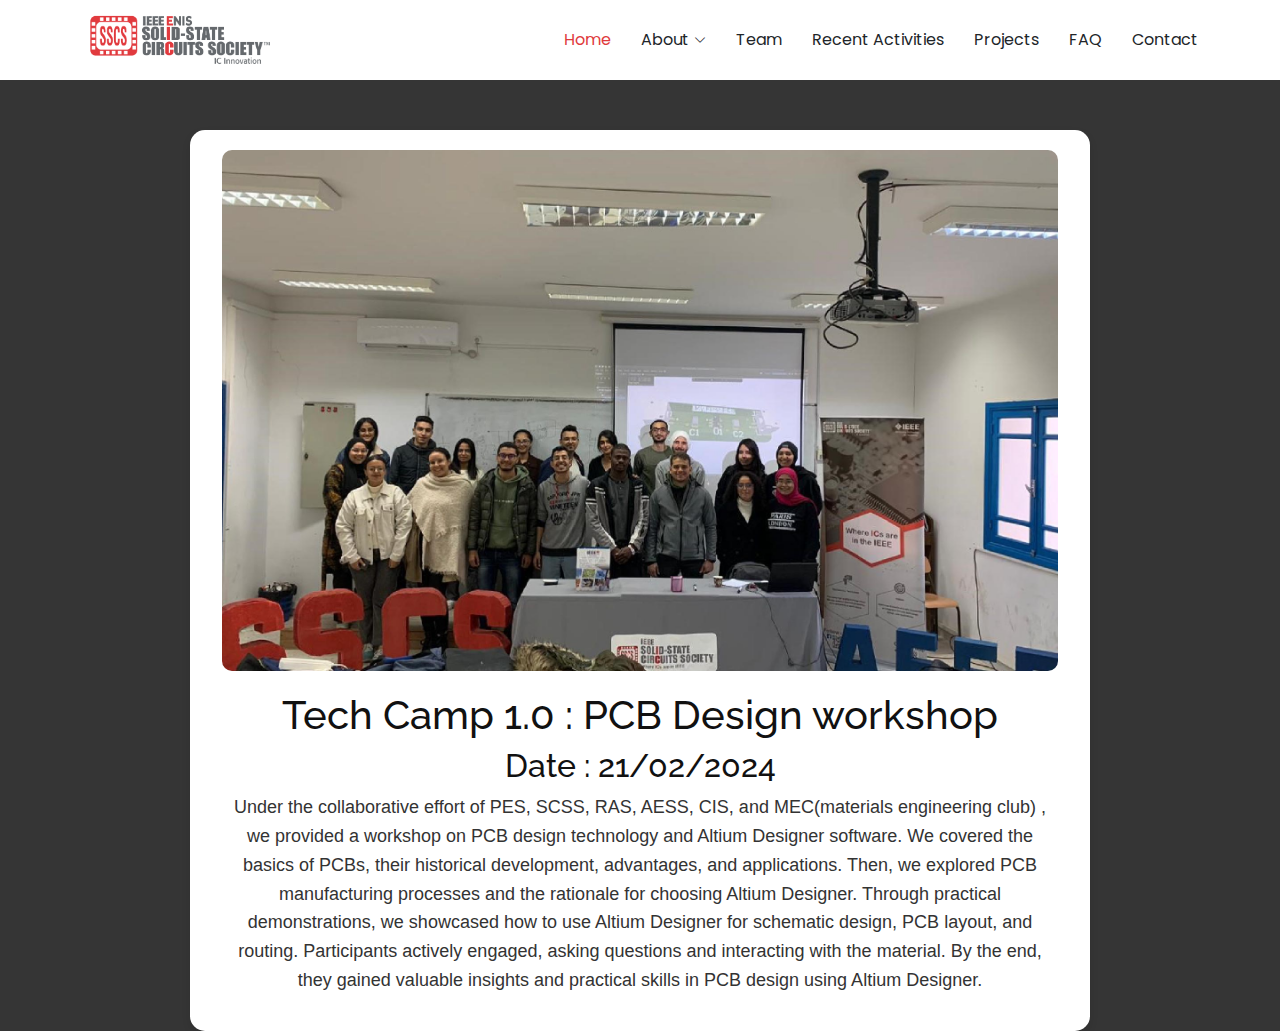
<file: act1-details.html>
<!DOCTYPE html>
<html lang="en">

<head>
  <meta charset="utf-8">
  <meta content="width=device-width, initial-scale=1.0" name="viewport">
  <title>Tech Camp 1.0 : PCB Design workshop</title>
  <meta name="description" content="">
  <meta name="keywords" content="">

  <!-- Favicons -->
  <link href="assets\img\iconsscs.gif" rel="icon" sizes="100%">  


  <!-- Fonts -->
  <link href="https://fonts.googleapis.com" rel="preconnect">
  <link href="https://fonts.gstatic.com" rel="preconnect" crossorigin>
  <link href="https://fonts.googleapis.com/css2?family=Roboto:ital,wght@0,100;0,300;0,400;0,500;0,700;0,900;1,100;1,300;1,400;1,500;1,700;1,900&family=Poppins:ital,wght@0,100;0,200;0,300;0,400;0,500;0,600;0,700;0,800;0,900;1,100;1,200;1,300;1,400;1,500;1,600;1,700;1,800;1,900&family=Raleway:ital,wght@0,100;0,200;0,300;0,400;0,500;0,600;0,700;0,800;0,900;1,100;1,200;1,300;1,400;1,500;1,600;1,700;1,800;1,900&display=swap" rel="stylesheet">

  <!-- Vendor CSS Files -->
  <link href="assets/vendor/bootstrap/css/bootstrap.min.css" rel="stylesheet">
  <link href="assets/vendor/bootstrap-icons/bootstrap-icons.css" rel="stylesheet">
  <link href="assets/vendor/aos/aos.css" rel="stylesheet">
  <link href="assets/vendor/glightbox/css/glightbox.min.css" rel="stylesheet">
  <link href="assets/vendor/swiper/swiper-bundle.min.css" rel="stylesheet">

  <!-- Main CSS File -->
  <link href="assets/css/main.css" rel="stylesheet">

  <!-- =======================================================
  * Template Name: Presento
  * Template URL: https://bootstrapmade.com/presento-bootstrap-corporate-template/
  * Updated: Aug 07 2024 with Bootstrap v5.3.3
  * Author: BootstrapMade.com
  * License: https://bootstrapmade.com/license/
  ======================================================== -->
</head>

<body class="act1-details-page">
  <header id="header" class="header d-flex align-items-center sticky-top bg-white">
    <div
      class="container-fluid container-xl position-relative d-flex align-items-center"
    >
      <a href="index.html" class="logo d-flex align-items-center me-auto">
        <img
          class="img-fluid"
          src="assets\img\img\logo\sscs.png"
          alt="logo"
        />
      </a>

      <nav id="navmenu" class="navmenu">
        <ul>
          <li>
            <a href="#hero" class="active">Home<br /></a>
          </li>
          <li class="dropdown">
            <a href="#history"
              ><span>About </span>
              <i class="bi bi-chevron-down toggle-dropdown"></i
            ></a>
            <ul>
              <li><a href="#gallery">Gallery</a></li>

              <li><a href="#history">History</a></li>
              <li><a href="#ourmaingoal">Our Main Goal</a></li>
              <li><a href="#stats">SSCS in number</a></li>
            </ul>
          </li>
          <li><a href="#team">Team</a></li>
          <li><a href="#ourmainactivities">Recent Activities</a></li>
          <li><a href="#projects">Projects</a></li>

          <li><a href="#faq">FAQ</a></li>
          <li><a href="#footer">Contact </a></li>
        </ul>
        <i class="mobile-nav-toggle d-xl-none bi bi-list"></i>
      </nav>
    </div>
  </header>

  <main class="main">

  
        <div class="container">
            <div class="content">
                <img src="assets\img\img\activities\sscs-18.jpg" alt="act1" class="image">
                <h1>Tech Camp 1.0 : PCB Design workshop</h1>
                <h2>Date  : 21/02/2024</h2>

                <p class="paragraph">
                Under the collaborative effort of PES, SCSS, RAS, AESS, CIS, and MEC(materials engineering club) , we provided a workshop on PCB design technology and Altium Designer software. We covered the basics of PCBs, their historical development, advantages, and applications. Then, we explored PCB manufacturing processes and the rationale for choosing Altium Designer. Through practical demonstrations, we showcased how to use Altium Designer for schematic design, PCB layout, and routing. Participants actively engaged, asking questions and interacting with the material. By the end, they gained valuable insights and practical skills in PCB design using Altium Designer.
                  
                </p>
            </div>
        </div>
    </body>
    </html>
    

    </section>
</body>

</html>
</file>
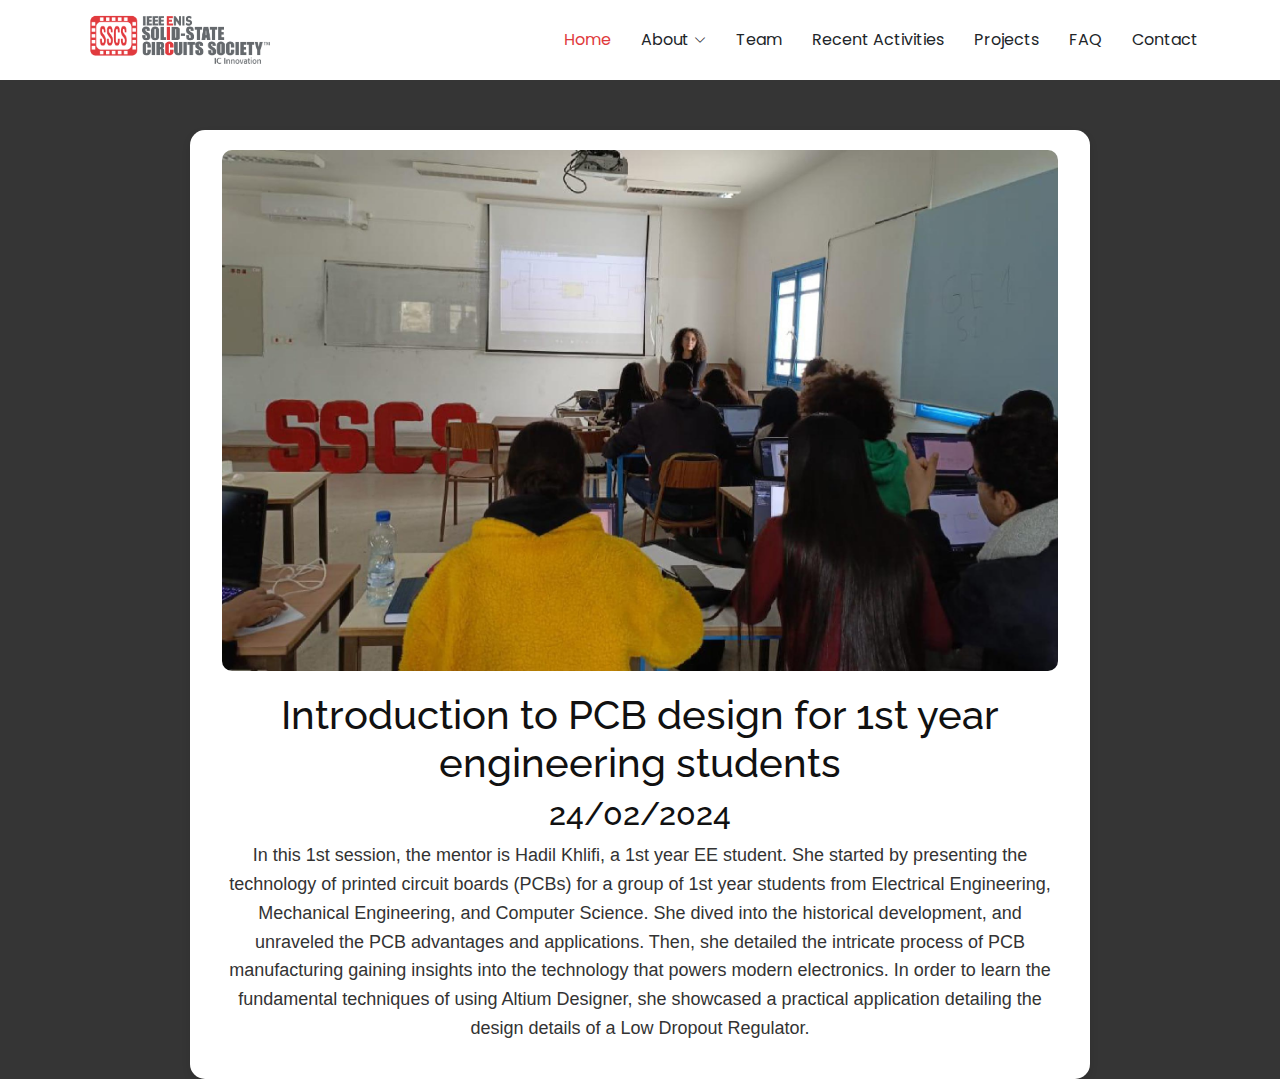
<file: act2-details.html>
<!DOCTYPE html>
<html lang="en">

<head>
  <meta charset="utf-8">
  <meta content="width=device-width, initial-scale=1.0" name="viewport">
  <title>Introduction to PCB design for 1st year engineering students</title>
  <meta name="description" content="">
  <meta name="keywords" content="">

  <!-- Favicons -->
  <link href="assets\img\iconsscs.gif" rel="icon" sizes="100%">  


  <!-- Fonts -->
  <link href="https://fonts.googleapis.com" rel="preconnect">
  <link href="https://fonts.gstatic.com" rel="preconnect" crossorigin>
  <link href="https://fonts.googleapis.com/css2?family=Roboto:ital,wght@0,100;0,300;0,400;0,500;0,700;0,900;1,100;1,300;1,400;1,500;1,700;1,900&family=Poppins:ital,wght@0,100;0,200;0,300;0,400;0,500;0,600;0,700;0,800;0,900;1,100;1,200;1,300;1,400;1,500;1,600;1,700;1,800;1,900&family=Raleway:ital,wght@0,100;0,200;0,300;0,400;0,500;0,600;0,700;0,800;0,900;1,100;1,200;1,300;1,400;1,500;1,600;1,700;1,800;1,900&display=swap" rel="stylesheet">

  <!-- Vendor CSS Files -->
  <link href="assets/vendor/bootstrap/css/bootstrap.min.css" rel="stylesheet">
  <link href="assets/vendor/bootstrap-icons/bootstrap-icons.css" rel="stylesheet">
  <link href="assets/vendor/aos/aos.css" rel="stylesheet">
  <link href="assets/vendor/glightbox/css/glightbox.min.css" rel="stylesheet">
  <link href="assets/vendor/swiper/swiper-bundle.min.css" rel="stylesheet">

  <!-- Main CSS File -->
  <link href="assets/css/main.css" rel="stylesheet">

  <!-- =======================================================
  * Template Name: Presento
  * Template URL: https://bootstrapmade.com/presento-bootstrap-corporate-template/
  * Updated: Aug 07 2024 with Bootstrap v5.3.3
  * Author: BootstrapMade.com
  * License: https://bootstrapmade.com/license/
  ======================================================== -->
</head>

<body class="act1-details-page">
  <header id="header" class="header d-flex align-items-center bg-white sticky-top">
    <div
      class="container-fluid container-xl position-relative d-flex align-items-center"
    >
      <a href="index.html" class="logo d-flex align-items-center me-auto">
        <img
          class="img-fluid"
          src="assets\img\img\logo\sscs.png"
          alt="logo"
        />
      </a>

      <nav id="navmenu" class="navmenu">
        <ul>
          <li>
            <a href="#hero" class="active">Home<br /></a>
          </li>
          <li class="dropdown">
            <a href="#history"
              ><span>About </span>
              <i class="bi bi-chevron-down toggle-dropdown"></i
            ></a>
            <ul>
              <li><a href="#gallery">Gallery</a></li>

              <li><a href="#history">History</a></li>
              <li><a href="#ourmaingoal">Our Main Goal</a></li>
              <li><a href="#stats">SSCS in number</a></li>
            </ul>
          </li>
          <li><a href="#team">Team</a></li>
          <li><a href="#ourmainactivities">Recent Activities</a></li>
          <li><a href="#projects">Projects</a></li>

          <li><a href="#faq">FAQ</a></li>
          <li><a href="#footer">Contact </a></li>
        </ul>
        <i class="mobile-nav-toggle d-xl-none bi bi-list"></i>
      </nav>
    </div>
  </header>
  

  <main class="main">

  
        <div class="container">
            <div class="content">
                <img src="assets\img\img\activities\sscs-14.jpg" alt="act1" class="image">
                <h1>Introduction to PCB design for 1st year engineering students</h1>
                <h2>24/02/2024 </h2>

                <p class="paragraph">
                  In this 1st session, the mentor is Hadil Khlifi, a 1st year EE student. She started by presenting the technology of printed circuit boards (PCBs) for a group of 1st year students from Electrical Engineering, Mechanical Engineering, and Computer Science. She dived into the historical development, and unraveled the PCB advantages and applications. Then, she detailed the intricate process of PCB manufacturing gaining insights into the technology that powers modern electronics.
                  In order to learn the fundamental techniques of using Altium Designer, she showcased a practical application detailing the design details of a Low Dropout Regulator.
                                    
                </p>
            </div>
        </div>
    </body>
    </html>
    

    </section>
</body>

</html>
</file>
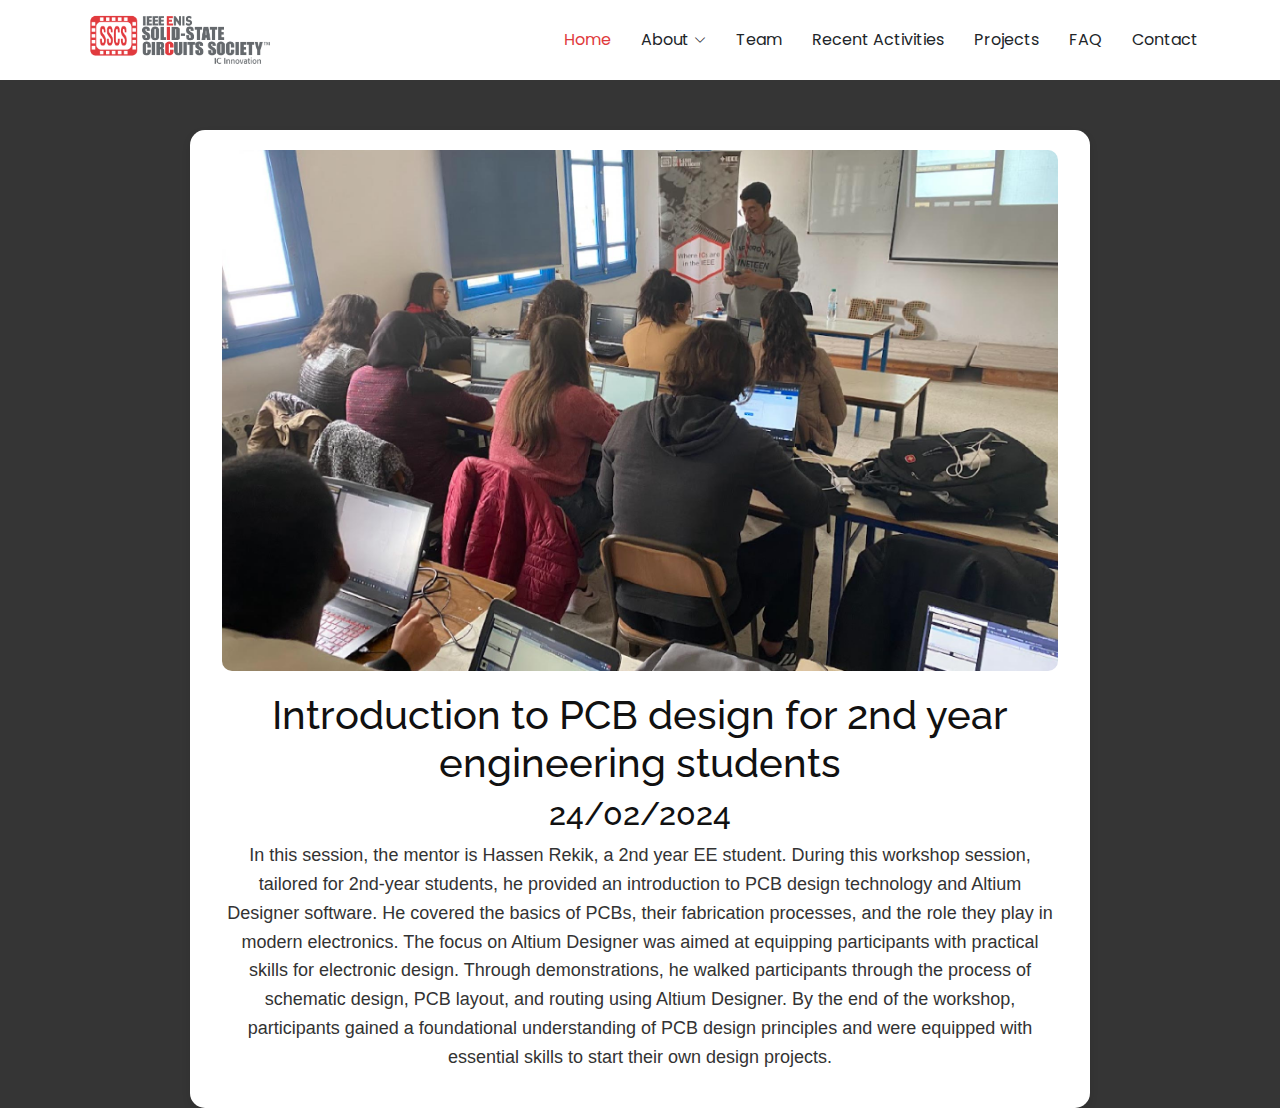
<file: act3-details.html>
<!DOCTYPE html>
<html lang="en">

<head>
  <meta charset="utf-8">
  <meta content="width=device-width, initial-scale=1.0" name="viewport">
  <title>Introduction to PCB design for 2nd year engineering students</title>
  <meta name="description" content="">
  <meta name="keywords" content="">

  <!-- Favicons -->
  <link href="assets\img\iconsscs.gif" rel="icon" sizes="100%">  


  <!-- Fonts -->
  <link href="https://fonts.googleapis.com" rel="preconnect">
  <link href="https://fonts.gstatic.com" rel="preconnect" crossorigin>
  <link href="https://fonts.googleapis.com/css2?family=Roboto:ital,wght@0,100;0,300;0,400;0,500;0,700;0,900;1,100;1,300;1,400;1,500;1,700;1,900&family=Poppins:ital,wght@0,100;0,200;0,300;0,400;0,500;0,600;0,700;0,800;0,900;1,100;1,200;1,300;1,400;1,500;1,600;1,700;1,800;1,900&family=Raleway:ital,wght@0,100;0,200;0,300;0,400;0,500;0,600;0,700;0,800;0,900;1,100;1,200;1,300;1,400;1,500;1,600;1,700;1,800;1,900&display=swap" rel="stylesheet">

  <!-- Vendor CSS Files -->
  <link href="assets/vendor/bootstrap/css/bootstrap.min.css" rel="stylesheet">
  <link href="assets/vendor/bootstrap-icons/bootstrap-icons.css" rel="stylesheet">
  <link href="assets/vendor/aos/aos.css" rel="stylesheet">
  <link href="assets/vendor/glightbox/css/glightbox.min.css" rel="stylesheet">
  <link href="assets/vendor/swiper/swiper-bundle.min.css" rel="stylesheet">

  <!-- Main CSS File -->
  <link href="assets/css/main.css" rel="stylesheet">

  <!-- =======================================================
  * Template Name: Presento
  * Template URL: https://bootstrapmade.com/presento-bootstrap-corporate-template/
  * Updated: Aug 07 2024 with Bootstrap v5.3.3
  * Author: BootstrapMade.com
  * License: https://bootstrapmade.com/license/
  ======================================================== -->
</head>

<body class="act1-details-page">
  <header id="header" class="header d-flex align-items-center bg-white sticky-top">
    <div
      class="container-fluid container-xl position-relative d-flex align-items-center"
    >
      <a href="index.html" class="logo d-flex align-items-center me-auto">
        <img
          class="img-fluid"
          src="assets\img\img\logo\sscs.png"
          alt="logo"
        />
      </a>

      <nav id="navmenu" class="navmenu">
        <ul>
          <li>
            <a href="#hero" class="active">Home<br /></a>
          </li>
          <li class="dropdown">
            <a href="#history"
              ><span>About </span>
              <i class="bi bi-chevron-down toggle-dropdown"></i
            ></a>
            <ul>
              <li><a href="#gallery">Gallery</a></li>

              <li><a href="#history">History</a></li>
              <li><a href="#ourmaingoal">Our Main Goal</a></li>
              <li><a href="#stats">SSCS in number</a></li>
            </ul>
          </li>
          <li><a href="#team">Team</a></li>
          <li><a href="#ourmainactivities">Recent Activities</a></li>
          <li><a href="#projects">Projects</a></li>

          <li><a href="#faq">FAQ</a></li>
          <li><a href="#footer">Contact </a></li>
        </ul>
        <i class="mobile-nav-toggle d-xl-none bi bi-list"></i>
      </nav>
    </div>
  </header>
  

  <main class="main">

  
        <div class="container">
            <div class="content">
                <img src="assets\img\img\activities\sscs-11.jpg" alt="act1" class="image">
                <h1>Introduction to PCB design for 2nd year engineering students</h1>
                <h2>24/02/2024 
                </h2>
                <p class="paragraph">
                  
                  In this session, the mentor is Hassen Rekik, a 2nd year EE student. During this workshop session, tailored for 2nd-year students, he provided an introduction to PCB design technology and Altium Designer software. He covered the basics of PCBs, their fabrication processes, and the role they play in modern electronics. The focus on Altium Designer was aimed at equipping participants with practical skills for electronic design. Through demonstrations, he walked participants through the process of schematic design, PCB layout, and routing using Altium Designer. By the end of the workshop, participants gained a foundational understanding of PCB design principles and were equipped with essential skills to start their own design projects.                  
                </p>
            </div>
        </div>
    </body>
    </html>
    

    </section>
</body>

</html>
</file>
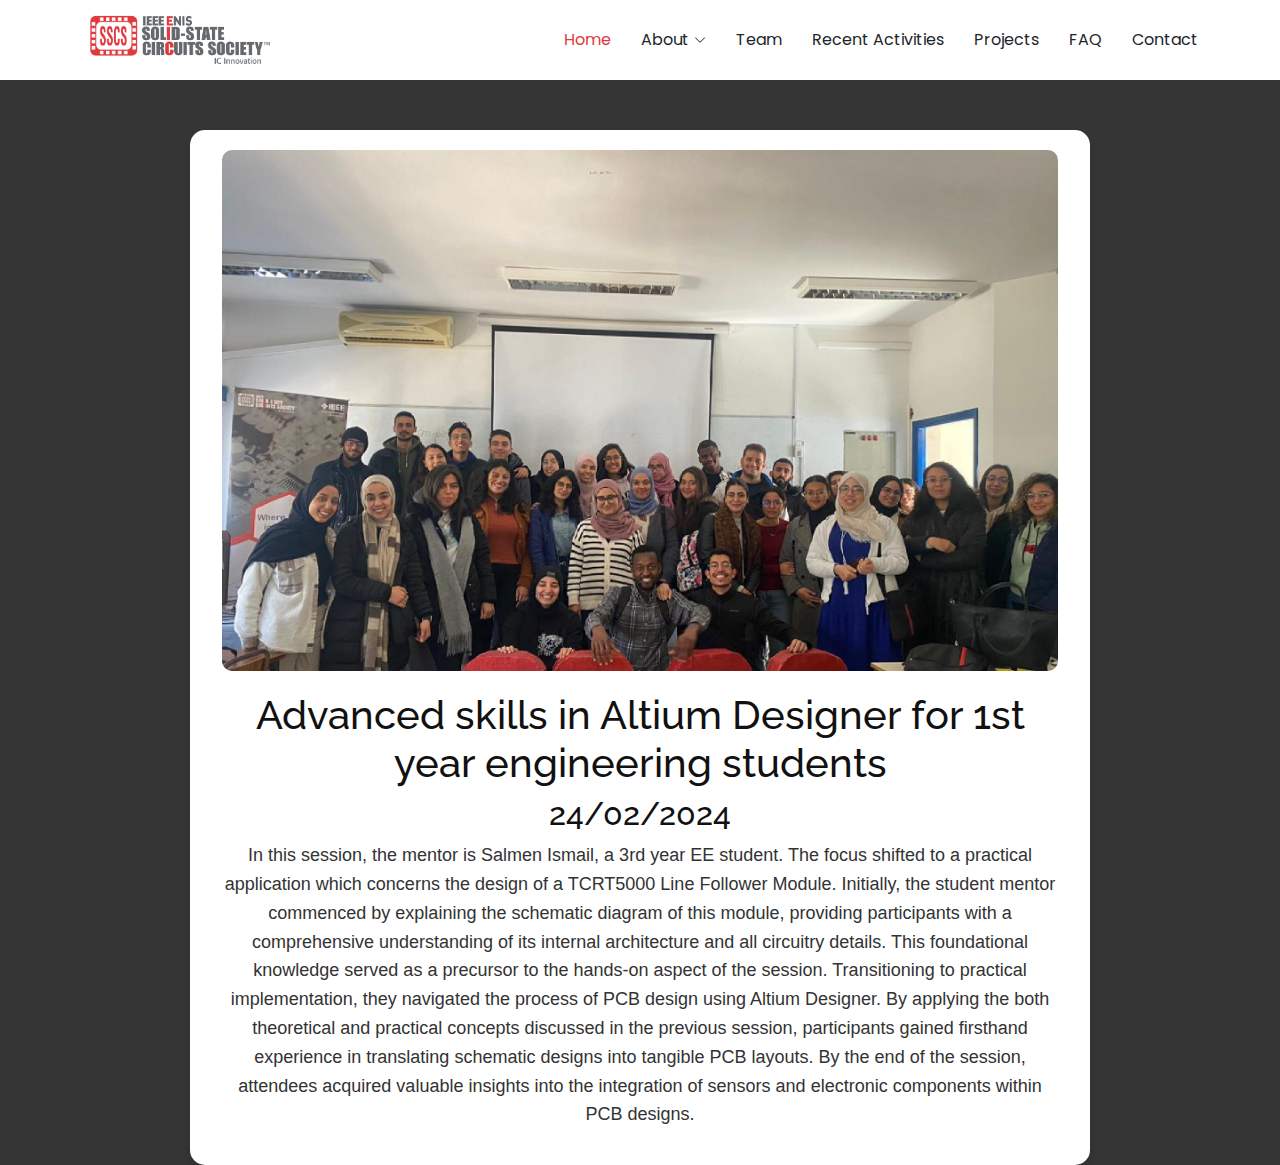
<file: act4-details.html>
<!DOCTYPE html>
<html lang="en">

<head>
  <meta charset="utf-8">
  <meta content="width=device-width, initial-scale=1.0" name="viewport">
  <title>Advanced skills in Altium Designer for 1st year engineering students </title>
  <meta name="description" content="">
  <meta name="keywords" content="">

  <!-- Favicons -->
  <link href="assets\img\iconsscs.gif" rel="icon" sizes="100%">  


  <!-- Fonts -->
  <link href="https://fonts.googleapis.com" rel="preconnect">
  <link href="https://fonts.gstatic.com" rel="preconnect" crossorigin>
  <link href="https://fonts.googleapis.com/css2?family=Roboto:ital,wght@0,100;0,300;0,400;0,500;0,700;0,900;1,100;1,300;1,400;1,500;1,700;1,900&family=Poppins:ital,wght@0,100;0,200;0,300;0,400;0,500;0,600;0,700;0,800;0,900;1,100;1,200;1,300;1,400;1,500;1,600;1,700;1,800;1,900&family=Raleway:ital,wght@0,100;0,200;0,300;0,400;0,500;0,600;0,700;0,800;0,900;1,100;1,200;1,300;1,400;1,500;1,600;1,700;1,800;1,900&display=swap" rel="stylesheet">

  <!-- Vendor CSS Files -->
  <link href="assets/vendor/bootstrap/css/bootstrap.min.css" rel="stylesheet">
  <link href="assets/vendor/bootstrap-icons/bootstrap-icons.css" rel="stylesheet">
  <link href="assets/vendor/aos/aos.css" rel="stylesheet">
  <link href="assets/vendor/glightbox/css/glightbox.min.css" rel="stylesheet">
  <link href="assets/vendor/swiper/swiper-bundle.min.css" rel="stylesheet">

  <!-- Main CSS File -->
  <link href="assets/css/main.css" rel="stylesheet">

  <!-- =======================================================
  * Template Name: Presento
  * Template URL: https://bootstrapmade.com/presento-bootstrap-corporate-template/
  * Updated: Aug 07 2024 with Bootstrap v5.3.3
  * Author: BootstrapMade.com
  * License: https://bootstrapmade.com/license/
  ======================================================== -->
</head>

<body class="act1-details-page">

  <header id="header" class="header d-flex align-items-center bg-white sticky-top">
    <div
      class="container-fluid container-xl position-relative d-flex align-items-center"
    >
      <a href="index.html" class="logo d-flex align-items-center me-auto">
        <img
          class="img-fluid"
          src="assets\img\img\logo\sscs.png"
          alt="logo"
        />
      </a>

      <nav id="navmenu" class="navmenu">
        <ul>
          <li>
            <a href="#hero" class="active">Home<br /></a>
          </li>
          <li class="dropdown">
            <a href="#history"
              ><span>About </span>
              <i class="bi bi-chevron-down toggle-dropdown"></i
            ></a>
            <ul>
              <li><a href="#gallery">Gallery</a></li>

              <li><a href="#history">History</a></li>
              <li><a href="#ourmaingoal">Our Main Goal</a></li>
              <li><a href="#stats">SSCS in number</a></li>
            </ul>
          </li>
          <li><a href="#team">Team</a></li>
          <li><a href="#ourmainactivities">Recent Activities</a></li>
          <li><a href="#projects">Projects</a></li>

          <li><a href="#faq">FAQ</a></li>
          <li><a href="#footer">Contact </a></li>
        </ul>
        <i class="mobile-nav-toggle d-xl-none bi bi-list"></i>
      </nav>
    </div>
  </header>
  

  <main class="main">

  
        <div class="container">
            <div class="content">
                <img src="assets\img\img\activities\sscs-09.jpg" alt="act1" class="image">
                <h1>Advanced skills in Altium Designer for 1st year engineering students </h1>
                <h2>24/02/2024</h2>
                <p class="paragraph">
                  In this session, the mentor is Salmen Ismail, a 3rd year EE student. The focus shifted to a practical application which concerns the design of a TCRT5000 Line Follower Module. Initially, the student mentor commenced by explaining the schematic diagram of this module, providing participants with a comprehensive understanding of its internal architecture and all circuitry details. This foundational knowledge served as a precursor to the hands-on aspect of the session. Transitioning to practical implementation, they navigated the process of PCB design using Altium Designer. By applying the both theoretical and practical concepts discussed in the previous session, participants gained firsthand experience in translating schematic designs into tangible PCB layouts. By the end of the session, attendees acquired valuable insights into the integration of sensors and electronic components within PCB designs. 

                  
                </p>
            </div>
        </div>
    </body>
    </html>
    

    </section>
</body>

</html>
</file>
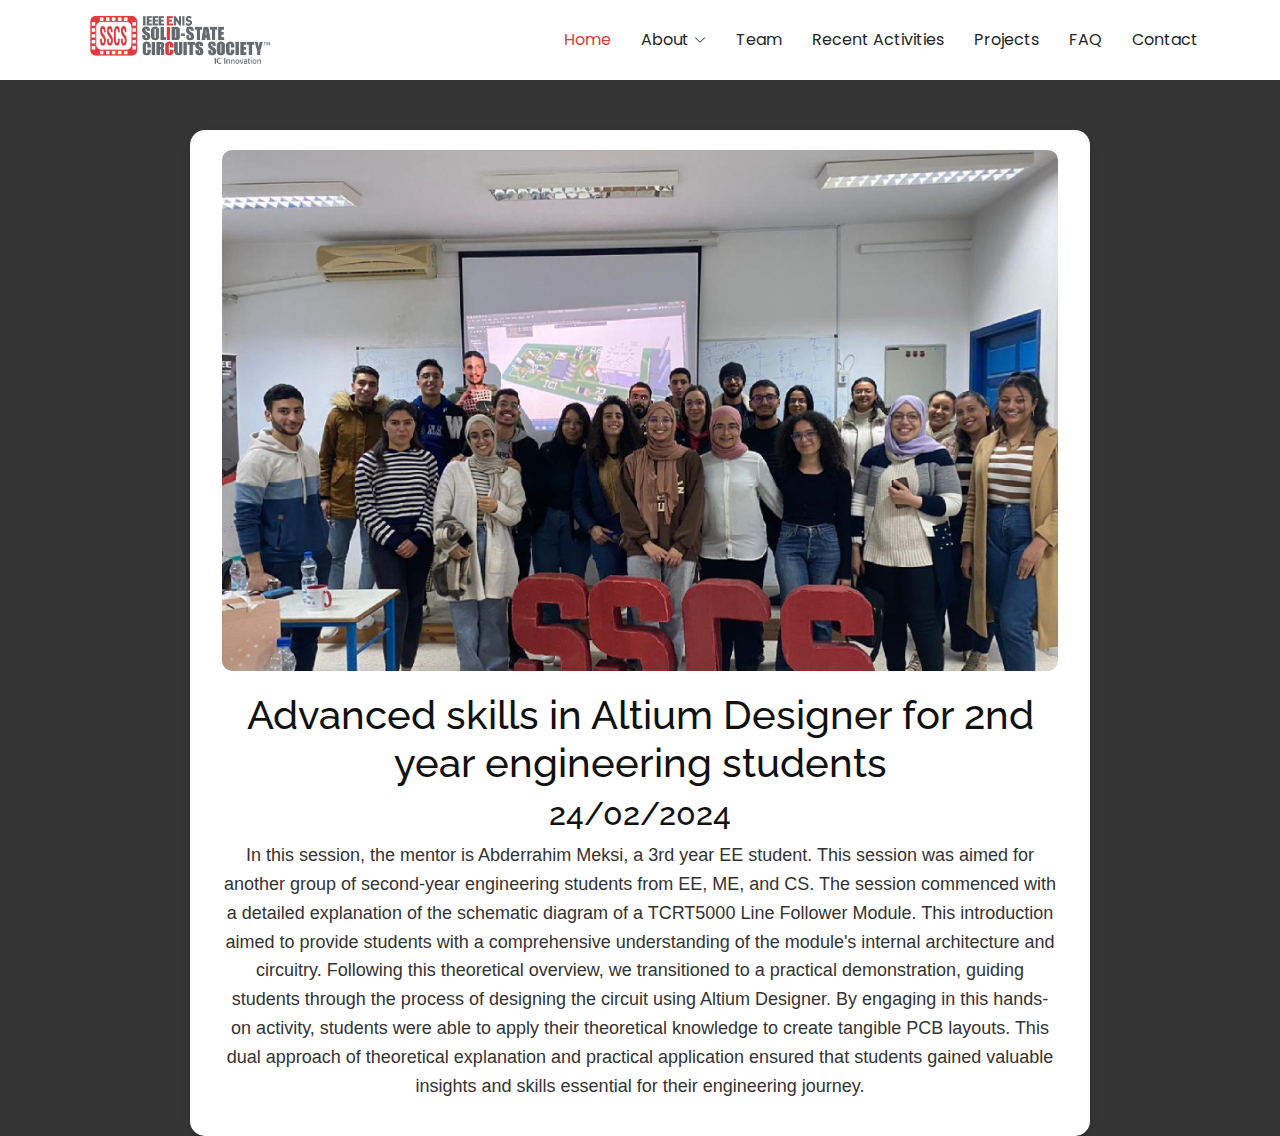
<file: act5-details.html>
<!DOCTYPE html>
<html lang="en">

<head>
  <meta charset="utf-8">
  <meta content="width=device-width, initial-scale=1.0" name="viewport">
  <title>Advanced skills in Altium Designer for 2nd year engineering students</title>
  <meta name="description" content="">
  <meta name="keywords" content="">

  <!-- Favicons -->
  <link href="assets\img\iconsscs.gif" rel="icon" sizes="100%">  


  <!-- Fonts -->
  <link href="https://fonts.googleapis.com" rel="preconnect">
  <link href="https://fonts.gstatic.com" rel="preconnect" crossorigin>
  <link href="https://fonts.googleapis.com/css2?family=Roboto:ital,wght@0,100;0,300;0,400;0,500;0,700;0,900;1,100;1,300;1,400;1,500;1,700;1,900&family=Poppins:ital,wght@0,100;0,200;0,300;0,400;0,500;0,600;0,700;0,800;0,900;1,100;1,200;1,300;1,400;1,500;1,600;1,700;1,800;1,900&family=Raleway:ital,wght@0,100;0,200;0,300;0,400;0,500;0,600;0,700;0,800;0,900;1,100;1,200;1,300;1,400;1,500;1,600;1,700;1,800;1,900&display=swap" rel="stylesheet">

  <!-- Vendor CSS Files -->
  <link href="assets/vendor/bootstrap/css/bootstrap.min.css" rel="stylesheet">
  <link href="assets/vendor/bootstrap-icons/bootstrap-icons.css" rel="stylesheet">
  <link href="assets/vendor/aos/aos.css" rel="stylesheet">
  <link href="assets/vendor/glightbox/css/glightbox.min.css" rel="stylesheet">
  <link href="assets/vendor/swiper/swiper-bundle.min.css" rel="stylesheet">

  <!-- Main CSS File -->
  <link href="assets/css/main.css" rel="stylesheet">

  <!-- =======================================================
  * Template Name: Presento
  * Template URL: https://bootstrapmade.com/presento-bootstrap-corporate-template/
  * Updated: Aug 07 2024 with Bootstrap v5.3.3
  * Author: BootstrapMade.com
  * License: https://bootstrapmade.com/license/
  ======================================================== -->
</head>

<body class="act1-details-page">
  <header id="header" class="header d-flex align-items-center bg-white sticky-top">
    <div
      class="container-fluid container-xl position-relative d-flex align-items-center"
    >
      <a href="index.html" class="logo d-flex align-items-center me-auto">
        <img
          class="img-fluid"
          src="assets\img\img\logo\sscs.png"
          alt="logo"
        />
      </a>

      <nav id="navmenu" class="navmenu">
        <ul>
          <li>
            <a href="#hero" class="active">Home<br /></a>
          </li>
          <li class="dropdown">
            <a href="#history"
              ><span>About </span>
              <i class="bi bi-chevron-down toggle-dropdown"></i
            ></a>
            <ul>
              <li><a href="#gallery">Gallery</a></li>

              <li><a href="#history">History</a></li>
              <li><a href="#ourmaingoal">Our Main Goal</a></li>
              <li><a href="#stats">SSCS in number</a></li>
            </ul>
          </li>
          <li><a href="#team">Team</a></li>
          <li><a href="#ourmainactivities">Recent Activities</a></li>
          <li><a href="#projects">Projects</a></li>

          <li><a href="#faq">FAQ</a></li>
          <li><a href="#footer">Contact </a></li>
        </ul>
        <i class="mobile-nav-toggle d-xl-none bi bi-list"></i>
      </nav>
    </div>
  </header>

  <main class="main">

  
        <div class="container">
            <div class="content">
                <img src="assets\img\img\activities\sscs-08.jpg" alt="act1" class="image">
                <h1>Advanced skills in Altium Designer for 2nd year engineering students</h1>
                <h2>24/02/2024</h2>
                <p class="paragraph">
                  In this session, the mentor is Abderrahim Meksi, a 3rd year EE student. This session was aimed for another group of second-year engineering students from EE, ME, and CS. The session commenced with a detailed explanation of the schematic diagram of a TCRT5000 Line Follower Module. This introduction  aimed to provide students with a comprehensive understanding of the module's internal architecture and circuitry. Following this theoretical overview, we transitioned to a practical demonstration, guiding students through the process of designing the circuit using Altium Designer. By engaging in this hands-on activity, students were able to apply their theoretical knowledge to create tangible PCB layouts. This dual approach of theoretical explanation and practical application ensured that students gained valuable insights and skills essential for their engineering journey.
                </p>
            </div>
        </div>
    </body>
    </html>
    

    </section>
</body>

</html>
</file>
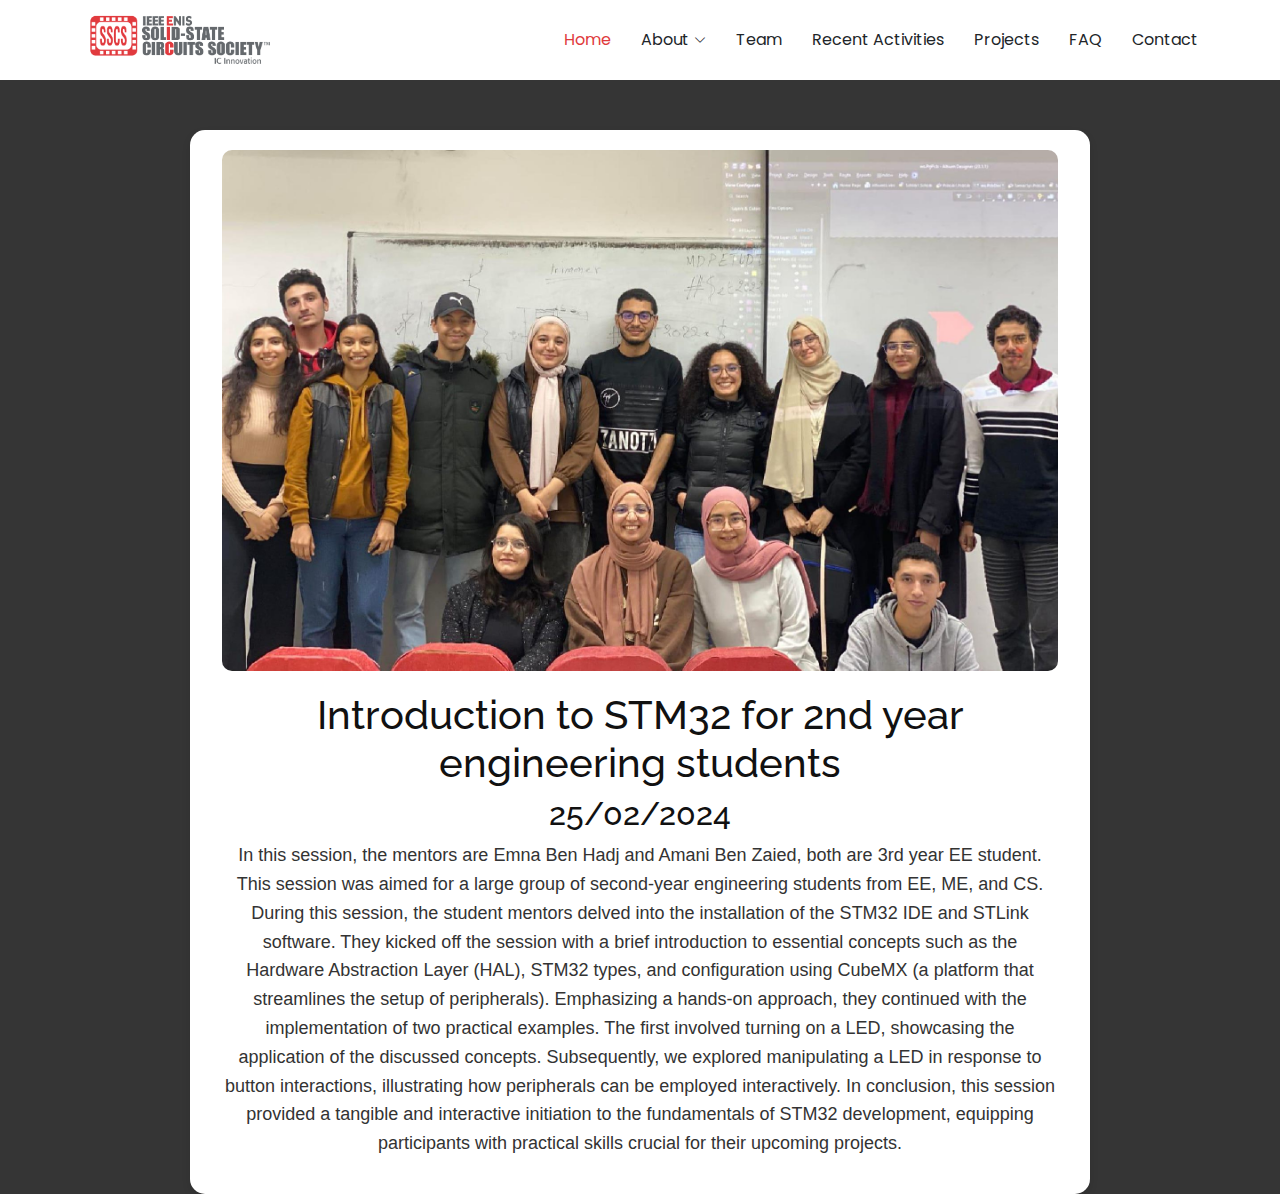
<file: act6-details.html>
<!DOCTYPE html>
<html lang="en">

<head>
  <meta charset="utf-8">
  <meta content="width=device-width, initial-scale=1.0" name="viewport">
  <title>Introduction to STM32 for 2nd year engineering students</title>
  <meta name="description" content="">
  <meta name="keywords" content="">

  <!-- Favicons -->
  <link href="assets\img\iconsscs.gif" rel="icon" sizes="100%">  


  <!-- Fonts -->
  <link href="https://fonts.googleapis.com" rel="preconnect">
  <link href="https://fonts.gstatic.com" rel="preconnect" crossorigin>
  <link href="https://fonts.googleapis.com/css2?family=Roboto:ital,wght@0,100;0,300;0,400;0,500;0,700;0,900;1,100;1,300;1,400;1,500;1,700;1,900&family=Poppins:ital,wght@0,100;0,200;0,300;0,400;0,500;0,600;0,700;0,800;0,900;1,100;1,200;1,300;1,400;1,500;1,600;1,700;1,800;1,900&family=Raleway:ital,wght@0,100;0,200;0,300;0,400;0,500;0,600;0,700;0,800;0,900;1,100;1,200;1,300;1,400;1,500;1,600;1,700;1,800;1,900&display=swap" rel="stylesheet">

  <!-- Vendor CSS Files -->
  <link href="assets/vendor/bootstrap/css/bootstrap.min.css" rel="stylesheet">
  <link href="assets/vendor/bootstrap-icons/bootstrap-icons.css" rel="stylesheet">
  <link href="assets/vendor/aos/aos.css" rel="stylesheet">
  <link href="assets/vendor/glightbox/css/glightbox.min.css" rel="stylesheet">
  <link href="assets/vendor/swiper/swiper-bundle.min.css" rel="stylesheet">

  <!-- Main CSS File -->
  <link href="assets/css/main.css" rel="stylesheet">

  <!-- =======================================================
  * Template Name: Presento
  * Template URL: https://bootstrapmade.com/presento-bootstrap-corporate-template/
  * Updated: Aug 07 2024 with Bootstrap v5.3.3
  * Author: BootstrapMade.com
  * License: https://bootstrapmade.com/license/
  ======================================================== -->
</head>

<body class="act1-details-page">
  <header id="header" class="header d-flex align-items-center bg-white sticky-top">
    <div
      class="container-fluid container-xl position-relative d-flex align-items-center"
    >
      <a href="index.html" class="logo d-flex align-items-center me-auto">
        <img
          class="img-fluid"
          src="assets\img\img\logo\sscs.png"
          alt="logo"
        />
      </a>

      <nav id="navmenu" class="navmenu">
        <ul>
          <li>
            <a href="#hero" class="active">Home<br /></a>
          </li>
          <li class="dropdown">
            <a href="#history"
              ><span>About </span>
              <i class="bi bi-chevron-down toggle-dropdown"></i
            ></a>
            <ul>
              <li><a href="#gallery">Gallery</a></li>

              <li><a href="#history">History</a></li>
              <li><a href="#ourmaingoal">Our Main Goal</a></li>
              <li><a href="#stats">SSCS in number</a></li>
            </ul>
          </li>
          <li><a href="#team">Team</a></li>
          <li><a href="#ourmainactivities">Recent Activities</a></li>
          <li><a href="#projects">Projects</a></li>

          <li><a href="#faq">FAQ</a></li>
          <li><a href="#footer">Contact </a></li>
        </ul>
        <i class="mobile-nav-toggle d-xl-none bi bi-list"></i>
      </nav>
    </div>
  </header>
  

  <main class="main">

  
        <div class="container">
            <div class="content">
                <img src="assets\img\img\activities\sscs-06.jpg" alt="act1" class="image">
                <h1>Introduction to STM32 for 2nd year engineering students</h1>
                <h2>25/02/2024</h2>
                <p class="paragraph">
                  
                  In this session, the mentors are Emna Ben Hadj and Amani Ben Zaied, both are 3rd year EE student. This session was aimed for a large group of second-year engineering students from EE, ME, and CS. During this session, the student mentors delved into the installation of the STM32 IDE and STLink software. They kicked off the session with a brief introduction to essential concepts such as the Hardware Abstraction Layer (HAL), STM32 types, and configuration using CubeMX (a platform that streamlines the setup of peripherals).
                  Emphasizing a hands-on approach, they continued with the implementation of two practical examples. The first involved turning on a LED, showcasing the application of the discussed concepts.
                  Subsequently, we explored manipulating a LED in response to button interactions, illustrating how peripherals can be employed interactively.
                  In conclusion, this session provided a tangible and interactive initiation to the fundamentals of STM32 development, equipping participants with practical skills crucial for their upcoming projects.
                                    
                </p>
            </div>
        </div>
    </body>
    </html>
    

    </section>
</body>

</html>
</file>
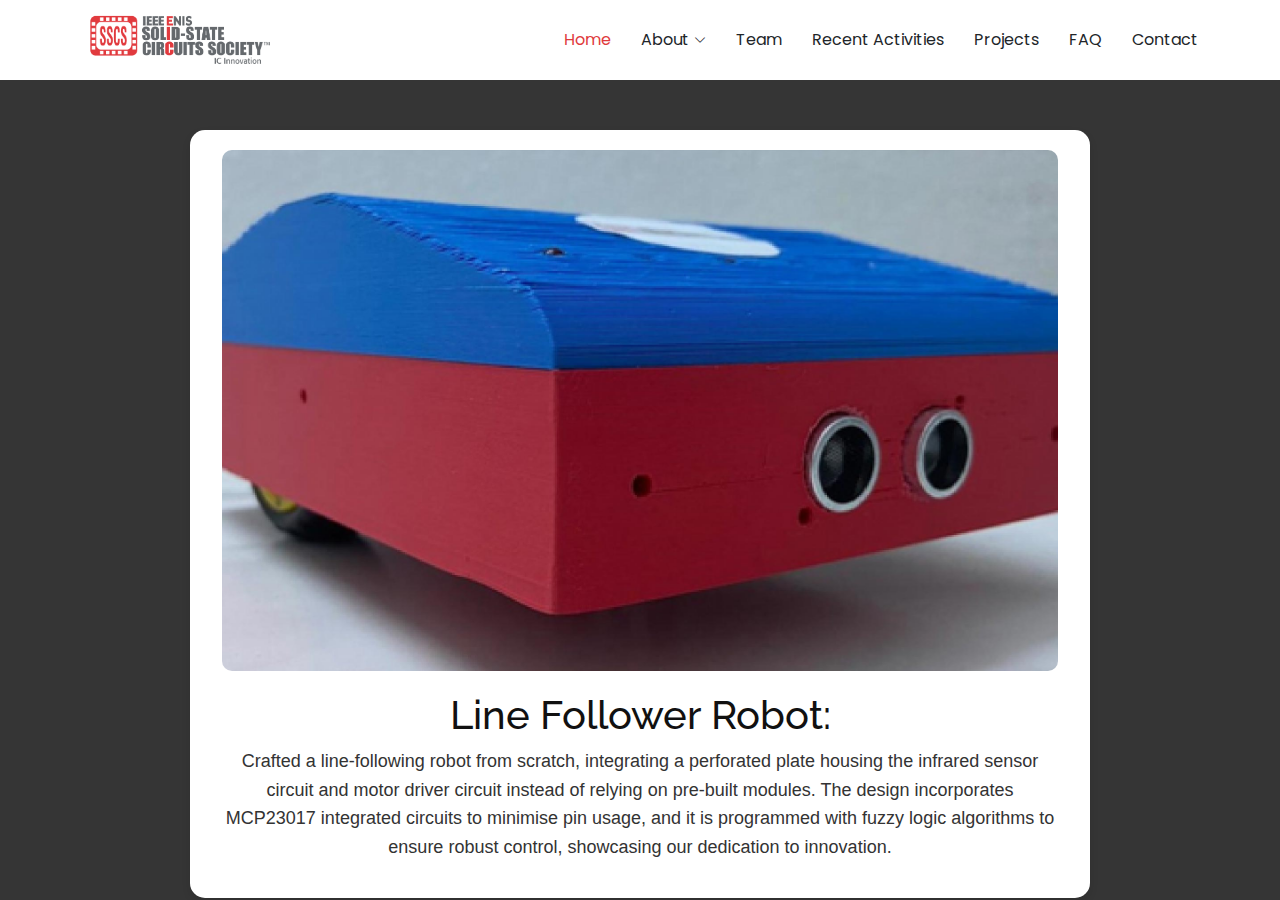
<file: pr1-details.html>
<!DOCTYPE html>
<html lang="en">

<head>
  <meta charset="utf-8">
  <meta content="width=device-width, initial-scale=1.0" name="viewport">
  <title>Line Follower Robot</title>
  <meta name="description" content="">
  <meta name="keywords" content="">

  <!-- Favicons -->
  <link href="assets\img\iconsscs.gif" rel="icon" sizes="100%">  


  <!-- Fonts -->
  <link href="https://fonts.googleapis.com" rel="preconnect">
  <link href="https://fonts.gstatic.com" rel="preconnect" crossorigin>
  <link href="https://fonts.googleapis.com/css2?family=Roboto:ital,wght@0,100;0,300;0,400;0,500;0,700;0,900;1,100;1,300;1,400;1,500;1,700;1,900&family=Poppins:ital,wght@0,100;0,200;0,300;0,400;0,500;0,600;0,700;0,800;0,900;1,100;1,200;1,300;1,400;1,500;1,600;1,700;1,800;1,900&family=Raleway:ital,wght@0,100;0,200;0,300;0,400;0,500;0,600;0,700;0,800;0,900;1,100;1,200;1,300;1,400;1,500;1,600;1,700;1,800;1,900&display=swap" rel="stylesheet">

  <!-- Vendor CSS Files -->
  <link href="assets/vendor/bootstrap/css/bootstrap.min.css" rel="stylesheet">
  <link href="assets/vendor/bootstrap-icons/bootstrap-icons.css" rel="stylesheet">
  <link href="assets/vendor/aos/aos.css" rel="stylesheet">
  <link href="assets/vendor/glightbox/css/glightbox.min.css" rel="stylesheet">
  <link href="assets/vendor/swiper/swiper-bundle.min.css" rel="stylesheet">

  <!-- Main CSS File -->
  <link href="assets/css/main.css" rel="stylesheet">

  <!-- =======================================================
  * Template Name: Presento
  * Template URL: https://bootstrapmade.com/presento-bootstrap-corporate-template/
  * Updated: Aug 07 2024 with Bootstrap v5.3.3
  * Author: BootstrapMade.com
  * License: https://bootstrapmade.com/license/
  ======================================================== -->
</head>

<body class="pr1-details-page">
  <header id="header" class="header d-flex align-items-center bg-white sticky-top">
    <div
      class="container-fluid container-xl position-relative d-flex align-items-center"
    >
      <a href="index.html" class="logo d-flex align-items-center me-auto">
        <img
          class="img-fluid"
          src="assets\img\img\logo\sscs.png"
          alt="logo"
        />
      </a>

      <nav id="navmenu" class="navmenu">
        <ul>
          <li>
            <a href="#hero" class="active">Home<br /></a>
          </li>
          <li class="dropdown">
            <a href="#history"
              ><span>About </span>
              <i class="bi bi-chevron-down toggle-dropdown"></i
            ></a>
            <ul>
              <li><a href="#gallery">Gallery</a></li>

              <li><a href="#history">History</a></li>
              <li><a href="#ourmaingoal">Our Main Goal</a></li>
              <li><a href="#stats">SSCS in number</a></li>
            </ul>
          </li>
          <li><a href="#team">Team</a></li>
          <li><a href="#ourmainactivities">Recent Activities</a></li>
          <li><a href="#projects">Projects</a></li>

          <li><a href="#faq">FAQ</a></li>
          <li><a href="#footer">Contact </a></li>
        </ul>
        <i class="mobile-nav-toggle d-xl-none bi bi-list"></i>
      </nav>
    </div>
  </header>

  <main class="main">

  
        <div class="container">
            <div class="content">
                <img src="assets\img\img\project\sscs-17.jpg" alt="pr1" class="image">
                <h1>Line Follower Robot:</h1>
                <p class="paragraph">
                  
                  Crafted a line-following robot from scratch, integrating a perforated plate housing the infrared sensor circuit and motor driver circuit instead of relying on pre-built modules. The design incorporates MCP23017 integrated circuits to minimise pin usage, and it is programmed with fuzzy logic algorithms to ensure robust control, showcasing our dedication to innovation.  
                  
                </p>
            </div>
        </div>
    </body>
    </html>
    

    </section>
</body>

</html>
</file>
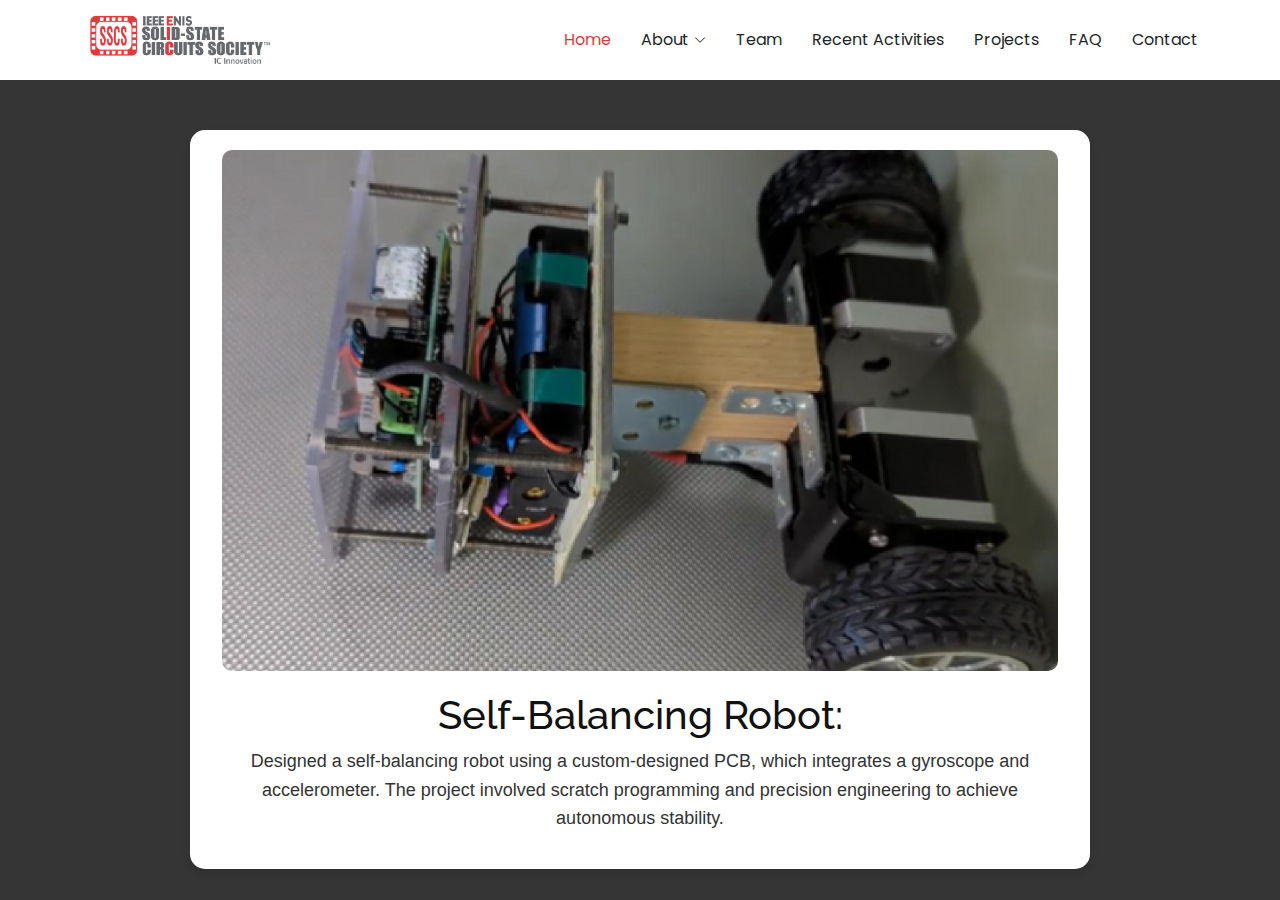
<file: pr2-details.html>
<!DOCTYPE html>
<html lang="en">

<head>
  <meta charset="utf-8">
  <meta content="width=device-width, initial-scale=1.0" name="viewport">
  <title>Line Follower Robot</title>
  <meta name="description" content="">
  <meta name="keywords" content="">

  <!-- Favicons -->
  <link href="assets\img\iconsscs.gif" rel="icon" sizes="100%">  


  <!-- Fonts -->
  <link href="https://fonts.googleapis.com" rel="preconnect">
  <link href="https://fonts.gstatic.com" rel="preconnect" crossorigin>
  <link href="https://fonts.googleapis.com/css2?family=Roboto:ital,wght@0,100;0,300;0,400;0,500;0,700;0,900;1,100;1,300;1,400;1,500;1,700;1,900&family=Poppins:ital,wght@0,100;0,200;0,300;0,400;0,500;0,600;0,700;0,800;0,900;1,100;1,200;1,300;1,400;1,500;1,600;1,700;1,800;1,900&family=Raleway:ital,wght@0,100;0,200;0,300;0,400;0,500;0,600;0,700;0,800;0,900;1,100;1,200;1,300;1,400;1,500;1,600;1,700;1,800;1,900&display=swap" rel="stylesheet">

  <!-- Vendor CSS Files -->
  <link href="assets/vendor/bootstrap/css/bootstrap.min.css" rel="stylesheet">
  <link href="assets/vendor/bootstrap-icons/bootstrap-icons.css" rel="stylesheet">
  <link href="assets/vendor/aos/aos.css" rel="stylesheet">
  <link href="assets/vendor/glightbox/css/glightbox.min.css" rel="stylesheet">
  <link href="assets/vendor/swiper/swiper-bundle.min.css" rel="stylesheet">

  <!-- Main CSS File -->
  <link href="assets/css/main.css" rel="stylesheet">

  <!-- =======================================================
  * Template Name: Presento
  * Template URL: https://bootstrapmade.com/presento-bootstrap-corporate-template/
  * Updated: Aug 07 2024 with Bootstrap v5.3.3
  * Author: BootstrapMade.com
  * License: https://bootstrapmade.com/license/
  ======================================================== -->
</head>

<body class="pr2-details-page">
  <header id="header" class="header d-flex align-items-center bg-white sticky-top">
    <div
      class="container-fluid container-xl position-relative d-flex align-items-center"
    >
      <a href="index.html" class="logo d-flex align-items-center me-auto">
        <img
          class="img-fluid"
          src="assets\img\img\logo\sscs.png"
          alt="logo"
        />
      </a>

      <nav id="navmenu" class="navmenu">
        <ul>
          <li>
            <a href="#hero" class="active">Home<br /></a>
          </li>
          <li class="dropdown">
            <a href="#history"
              ><span>About </span>
              <i class="bi bi-chevron-down toggle-dropdown"></i
            ></a>
            <ul>
              <li><a href="#gallery">Gallery</a></li>

              <li><a href="#history">History</a></li>
              <li><a href="#ourmaingoal">Our Main Goal</a></li>
              <li><a href="#stats">SSCS in number</a></li>
            </ul>
          </li>
          <li><a href="#team">Team</a></li>
          <li><a href="#ourmainactivities">Recent Activities</a></li>
          <li><a href="#projects">Projects</a></li>

          <li><a href="#faq">FAQ</a></li>
          <li><a href="#footer">Contact </a></li>
        </ul>
        <i class="mobile-nav-toggle d-xl-none bi bi-list"></i>
      </nav>
    </div>
  </header>
  
  <main class="main">

  
        <div class="container">
            <div class="content">
                <img src="assets\img\img\project\sscs-20.jpg" alt="pr2" class="image">
                <h1>Self-Balancing Robot:</h1>
                <p class="paragraph">
                  
                    Designed a self-balancing robot using a custom-designed PCB, which integrates a gyroscope and accelerometer. The project involved scratch programming and precision engineering to achieve autonomous stability.                  
                </p>
            </div>
        </div>
    </body>
    </html>
    

    </section>
</body>

</html>
</file>
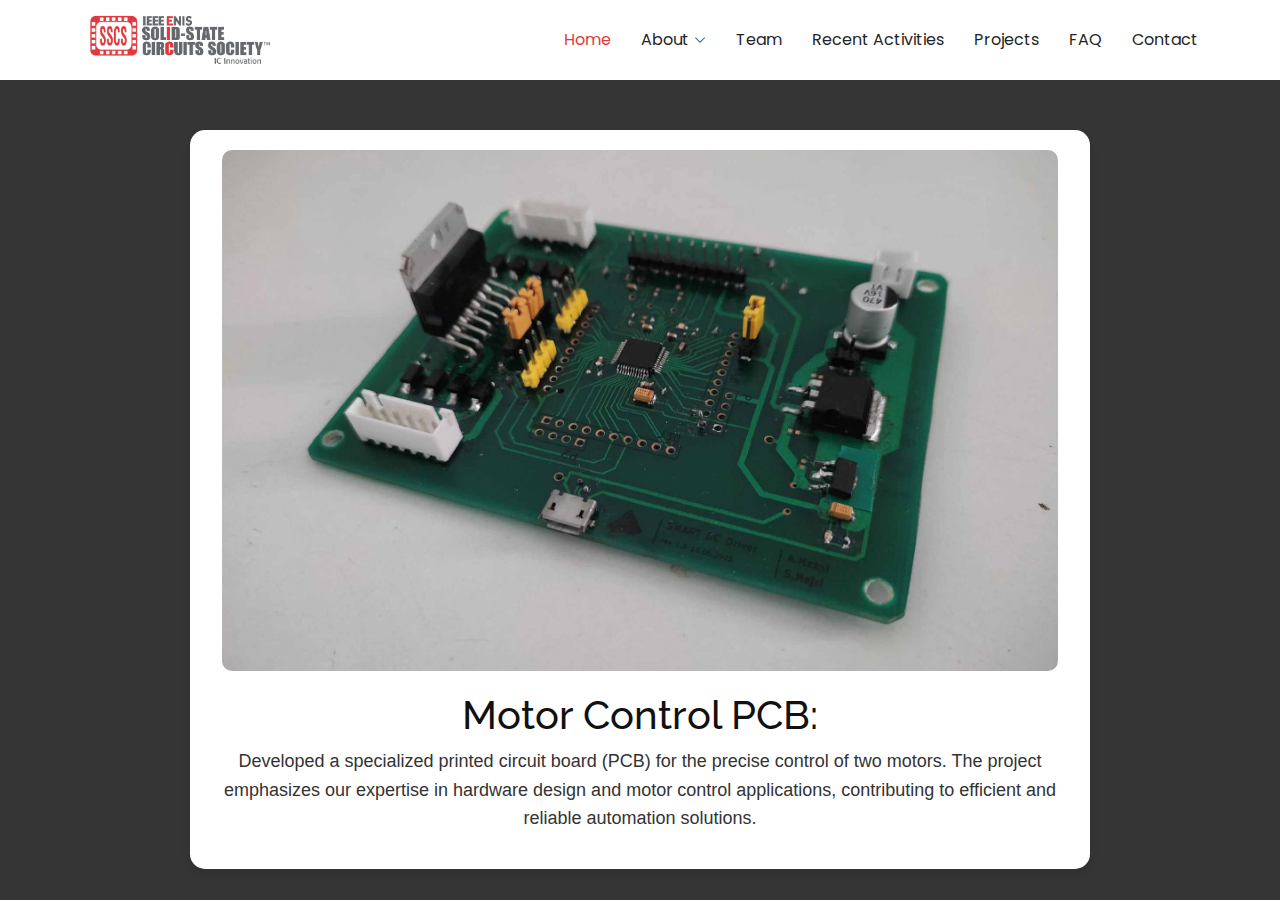
<file: pr3-details.html>
<!DOCTYPE html>
<html lang="en">

<head>
  <meta charset="utf-8">
  <meta content="width=device-width, initial-scale=1.0" name="viewport">
  <title>Line Follower Robot</title>
  <meta name="description" content="">
  <meta name="keywords" content="">

  <!-- Favicons -->
  <link href="assets\img\iconsscs.gif" rel="icon" sizes="100%">  


  <!-- Fonts -->
  <link href="https://fonts.googleapis.com" rel="preconnect">
  <link href="https://fonts.gstatic.com" rel="preconnect" crossorigin>
  <link href="https://fonts.googleapis.com/css2?family=Roboto:ital,wght@0,100;0,300;0,400;0,500;0,700;0,900;1,100;1,300;1,400;1,500;1,700;1,900&family=Poppins:ital,wght@0,100;0,200;0,300;0,400;0,500;0,600;0,700;0,800;0,900;1,100;1,200;1,300;1,400;1,500;1,600;1,700;1,800;1,900&family=Raleway:ital,wght@0,100;0,200;0,300;0,400;0,500;0,600;0,700;0,800;0,900;1,100;1,200;1,300;1,400;1,500;1,600;1,700;1,800;1,900&display=swap" rel="stylesheet">

  <!-- Vendor CSS Files -->
  <link href="assets/vendor/bootstrap/css/bootstrap.min.css" rel="stylesheet">
  <link href="assets/vendor/bootstrap-icons/bootstrap-icons.css" rel="stylesheet">
  <link href="assets/vendor/aos/aos.css" rel="stylesheet">
  <link href="assets/vendor/glightbox/css/glightbox.min.css" rel="stylesheet">
  <link href="assets/vendor/swiper/swiper-bundle.min.css" rel="stylesheet">

  <!-- Main CSS File -->
  <link href="assets/css/main.css" rel="stylesheet">

  <!-- =======================================================
  * Template Name: Presento
  * Template URL: https://bootstrapmade.com/presento-bootstrap-corporate-template/
  * Updated: Aug 07 2024 with Bootstrap v5.3.3
  * Author: BootstrapMade.com
  * License: https://bootstrapmade.com/license/
  ======================================================== -->
</head>
<body class="pr3-details-page">
  <header id="header" class="header d-flex align-items-center bg-white sticky-top">
    <div
      class="container-fluid container-xl position-relative d-flex align-items-center"
    >
      <a href="index.html" class="logo d-flex align-items-center me-auto">
        <img
          class="img-fluid"
          src="assets\img\img\logo\sscs.png"
          alt="logo"
        />
      </a>

      <nav id="navmenu" class="navmenu">
        <ul>
          <li>
            <a href="#hero" class="active">Home<br /></a>
          </li>
          <li class="dropdown">
            <a href="#history"
              ><span>About </span>
              <i class="bi bi-chevron-down toggle-dropdown"></i
            ></a>
            <ul>
              <li><a href="#gallery">Gallery</a></li>

              <li><a href="#history">History</a></li>
              <li><a href="#ourmaingoal">Our Main Goal</a></li>
              <li><a href="#stats">SSCS in number</a></li>
            </ul>
          </li>
          <li><a href="#team">Team</a></li>
          <li><a href="#ourmainactivities">Recent Activities</a></li>
          <li><a href="#projects">Projects</a></li>

          <li><a href="#faq">FAQ</a></li>
          <li><a href="#footer">Contact </a></li>
        </ul>
        <i class="mobile-nav-toggle d-xl-none bi bi-list"></i>
      </nav>
    </div>
  </header>


  <main class="main">

  
        <div class="container">
            <div class="content">
                <img src="assets\img\img\project\sscs-15.jpg" alt="pr3" class="image">
                <h1>Motor Control PCB:</h1>
                <p class="paragraph">
                  
                    Developed a specialized printed circuit board (PCB) for the precise control of two motors. The project emphasizes our expertise in hardware design and motor control applications, contributing to efficient and reliable automation solutions.                  
                </p>
            </div>
        </div>
    </body>
    </html>
    

    </section>
</body>

</html>
</file>
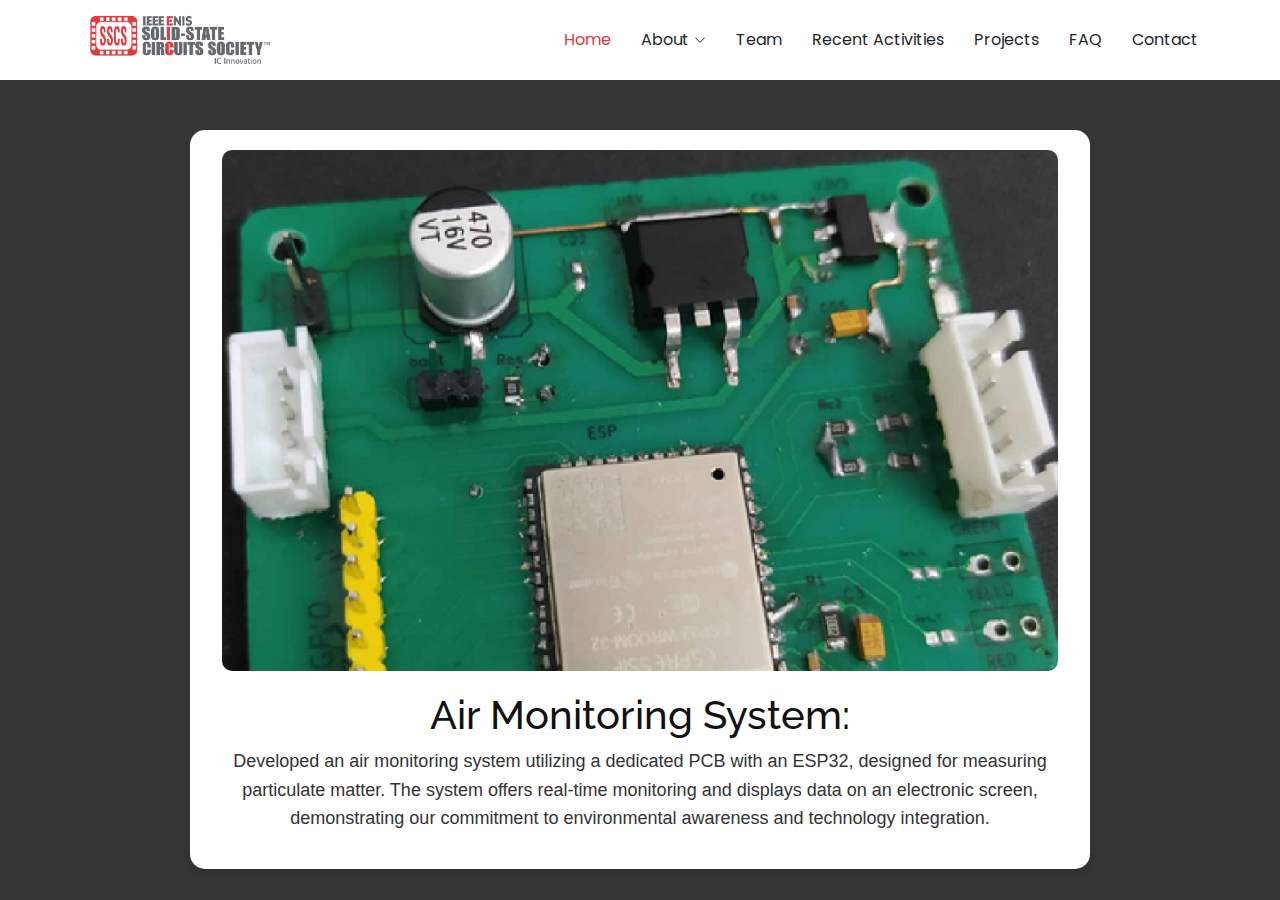
<file: pr4-details.html>
<!DOCTYPE html>
<html lang="en">

<head>
  <meta charset="utf-8">
  <meta content="width=device-width, initial-scale=1.0" name="viewport">
  <title>Line Follower Robot</title>
  <meta name="description" content="">
  <meta name="keywords" content="">

  <!-- Favicons -->
  <link href="assets\img\iconsscs.gif" rel="icon" sizes="100%">  


  <!-- Fonts -->
  <link href="https://fonts.googleapis.com" rel="preconnect">
  <link href="https://fonts.gstatic.com" rel="preconnect" crossorigin>
  <link href="https://fonts.googleapis.com/css2?family=Roboto:ital,wght@0,100;0,300;0,400;0,500;0,700;0,900;1,100;1,300;1,400;1,500;1,700;1,900&family=Poppins:ital,wght@0,100;0,200;0,300;0,400;0,500;0,600;0,700;0,800;0,900;1,100;1,200;1,300;1,400;1,500;1,600;1,700;1,800;1,900&family=Raleway:ital,wght@0,100;0,200;0,300;0,400;0,500;0,600;0,700;0,800;0,900;1,100;1,200;1,300;1,400;1,500;1,600;1,700;1,800;1,900&display=swap" rel="stylesheet">

  <!-- Vendor CSS Files -->
  <link href="assets/vendor/bootstrap/css/bootstrap.min.css" rel="stylesheet">
  <link href="assets/vendor/bootstrap-icons/bootstrap-icons.css" rel="stylesheet">
  <link href="assets/vendor/aos/aos.css" rel="stylesheet">
  <link href="assets/vendor/glightbox/css/glightbox.min.css" rel="stylesheet">
  <link href="assets/vendor/swiper/swiper-bundle.min.css" rel="stylesheet">

  <!-- Main CSS File -->
  <link href="assets/css/main.css" rel="stylesheet">

  <!-- =======================================================
  * Template Name: Presento
  * Template URL: https://bootstrapmade.com/presento-bootstrap-corporate-template/
  * Updated: Aug 07 2024 with Bootstrap v5.3.3
  * Author: BootstrapMade.com
  * License: https://bootstrapmade.com/license/
  ======================================================== -->
</head>
<body class="pr4-details-page">
  <header id="header" class="header d-flex align-items-center bg-white sticky-top">
    <div
      class="container-fluid container-xl position-relative d-flex align-items-center"
    >
      <a href="index.html" class="logo d-flex align-items-center me-auto">
        <img
          class="img-fluid"
          src="assets\img\img\logo\sscs.png"
          alt="logo"
        />
      </a>

      <nav id="navmenu" class="navmenu">
        <ul>
          <li>
            <a href="#hero" class="active">Home<br /></a>
          </li>
          <li class="dropdown">
            <a href="#history"
              ><span>About </span>
              <i class="bi bi-chevron-down toggle-dropdown"></i
            ></a>
            <ul>
              <li><a href="#gallery">Gallery</a></li>

              <li><a href="#history">History</a></li>
              <li><a href="#ourmaingoal">Our Main Goal</a></li>
              <li><a href="#stats">SSCS in number</a></li>
            </ul>
          </li>
          <li><a href="#team">Team</a></li>
          <li><a href="#ourmainactivities">Recent Activities</a></li>
          <li><a href="#projects">Projects</a></li>

          <li><a href="#faq">FAQ</a></li>
          <li><a href="#footer">Contact </a></li>
        </ul>
        <i class="mobile-nav-toggle d-xl-none bi bi-list"></i>
      </nav>
    </div>
  </header>
  
  <main class="main">

  
        <div class="container">
            <div class="content">
                <img src="assets\img\img\project\sscs-19.jpg" alt="pr4" class="image">
                <h1>Air Monitoring System:</h1>
                <p class="paragraph">
                  
                    Developed an air monitoring system utilizing a dedicated PCB with an ESP32, designed for measuring particulate matter. The system offers real-time monitoring and displays data on an electronic screen, demonstrating our commitment to environmental awareness and technology integration.
                  
                </p>
            </div>
        </div>
    </body>
    </html>
    

    </section>
</body>

</html>
</file>
<file: assets/css/main.css>
video {
  width: 100%; /* Make the video fill the width of its container */
  height: auto; /* Maintain aspect ratio */
  object-fit: cover; /* Ensure the video covers the entire container */
}
:root {
  --default-font: "Roboto", system-ui, -apple-system, "Segoe UI", Roboto,
    "Helvetica Neue", Arial, "Noto Sans", "Liberation Sans", sans-serif,
    "Apple Color Emoji", "Segoe UI Emoji", "Segoe UI Symbol", "Noto Color Emoji";
  --heading-font: "Raleway", sans-serif;
  --nav-font: "Poppins", sans-serif;
}

/* Global Colors - The following color variables are used throughout the website. Updating them here will change the color scheme of the entire website */
:root {
  --background-color: #ffffff; /* Background color for the entire website, including individual sections */
  --default-color: #444444; /* Default color used for the majority of the text content across the entire website */
  --heading-color: #111111; /* Color for headings, subheadings and title throughout the website */
  --accent-color: #e03a3c; /* Accent color that represents your brand on the website. It's used for buttons, links, and other elements that need to stand out */
  --surface-color: #ffffff; /* The surface color is used as a background of boxed elements within sections, such as cards, icon boxes, or other elements that require a visual separation from the global background. */
  --contrast-color: #ffffff; /* Contrast color for text, ensuring readability against backgrounds of accent, heading, or default colors. */
}

/* Nav Menu Colors - The following color variables are used specifically for the navigation menu. They are separate from the global colors to allow for more customization options */
:root {
  --nav-color: #212529; /* The default color of the main navmenu links */
  --nav-hover-color: #e03a3c; /* Applied to main navmenu links when they are hovered over or active */
  --nav-mobile-background-color: #ffffff; /* Used as the background color for mobile navigation menu */
  --nav-dropdown-background-color: #ffffff; /* Used as the background color for dropdown items that appear when hovering over primary navigation items */
  --nav-dropdown-color: #212529; /* Used for navigation links of the dropdown items in the navigation menu. */
  --nav-dropdown-hover-color: #e03a3c; /* Similar to --nav-hover-color, this color is applied to dropdown navigation links when they are hovered over. */
}

/* Color Presets - These classes override global colors when applied to any section or element, providing reuse of the sam color scheme. */

.light-background {
  --background-color: #f9f9f9;
  --surface-color: #ffffff;
}

.dark-background {
  --background-color: #1b1b1b;
  --default-color: #ffffff;
  --heading-color: #ffffff;
  --surface-color: #353535;
  --contrast-color: #ffffff;
}

/* Project1 details*/
.pr1-details-page {
  --default-color: #ffffff;
  --background-color: #353535;
  --default-font: "Arial", sans-serif;
}
.pr1-details-page body {
  margin: 0;
  padding: 0;
  font-family: "Arial", sans-serif;
  background-color: #f7f7f7;
  display: flex;
  justify-content: center;
  align-items: center;
  height: 100vh;
}

.pr1-details-page .container {
  margin-top: 50px;
  background-color: #ffffff;
  border-radius: 15px;
  box-shadow: 0 4px 8px rgba(0, 0, 0, 0.1);
  overflow: hidden;
  width: 80%;
  max-width: 900px;
}

.pr1-details-page .content {
  padding: 20px;
  text-align: center;
}

.pr1-details-page .image {
  width: 100%;
  height: auto;
  border-radius: 10px;
  margin-bottom: 20px;
}

.pr1-details-page .paragraph {
  font-size: 18px;
  line-height: 1.6;
  color: #333333;
}
/* Project2 details*/
.pr2-details-page {
  --default-color: #ffffff;
  --background-color: #353535;
  --default-font: "Arial", sans-serif;
}
.pr2-details-page body {
  margin: 0;
  padding: 0;
  font-family: "Arial", sans-serif;
  background-color: #f7f7f7;
  display: flex;
  justify-content: center;
  align-items: center;
  height: 100vh;
}

.pr2-details-page .container {
  margin-top: 50px;
  background-color: #ffffff;
  border-radius: 15px;
  box-shadow: 0 4px 8px rgba(0, 0, 0, 0.1);
  overflow: hidden;
  width: 80%;
  max-width: 900px;
}

.pr2-details-page .content {
  padding: 20px;
  text-align: center;
}

.pr2-details-page .image {
  width: 100%;
  height: auto;
  border-radius: 10px;
  margin-bottom: 20px;
}

.pr2-details-page .paragraph {
  font-size: 18px;
  line-height: 1.6;
  color: #333333;
}
/* Project3 details*/
.pr3-details-page {
  --default-color: #ffffff;
  --background-color: #353535;
  --default-font: "Arial", sans-serif;
}
.pr3-details-page body {
  margin: 0;
  padding: 0;
  font-family: "Arial", sans-serif;
  background-color: #f7f7f7;
  display: flex;
  justify-content: center;
  align-items: center;
  height: 100vh;
}

.pr3-details-page .container {
  margin-top: 50px;
  background-color: #ffffff;
  border-radius: 15px;
  box-shadow: 0 4px 8px rgba(0, 0, 0, 0.1);
  overflow: hidden;
  width: 80%;
  max-width: 900px;
}

.pr3-details-page .content {
  padding: 20px;
  text-align: center;
}

.pr3-details-page .image {
  width: 100%;
  height: auto;
  border-radius: 10px;
  margin-bottom: 20px;
}

.pr3-details-page .paragraph {
  font-size: 18px;
  line-height: 1.6;
  color: #333333;
}
/* Project4 details*/
.pr4-details-page {
  --default-color: #ffffff;
  --background-color: #353535;
  --default-font: "Arial", sans-serif;
}
.pr4-details-page body {
  margin: 0;
  padding: 0;
  font-family: "Arial", sans-serif;
  background-color: #f7f7f7;
  display: flex;
  justify-content: center;
  align-items: center;
  height: 100vh;
}

.pr4-details-page .container {
  margin-top: 50px;
  background-color: #ffffff;
  border-radius: 15px;
  box-shadow: 0 4px 8px rgba(0, 0, 0, 0.1);
  overflow: hidden;
  width: 80%;
  max-width: 900px;
}

.pr4-details-page .content {
  padding: 20px;
  text-align: center;
}

.pr4-details-page .image {
  width: 100%;
  height: auto;
  border-radius: 10px;
  margin-bottom: 20px;
}

.pr4-details-page .paragraph {
  font-size: 18px;
  line-height: 1.6;
  color: #333333;
}
/*act1 details*/
.act1-details-page {
  --default-color: #ffffff;
  --background-color: #353535;
  --default-font: "Arial", sans-serif;
}
.act1-details-page body {
  margin: 0;
  padding: 0;
  font-family: "Arial", sans-serif;
  background-color: #f7f7f7;
  display: flex;
  justify-content: center;
  align-items: center;
  height: 100vh;
}

.act1-details-page .container {
  margin-top: 50px;
  background-color: #ffffff;
  border-radius: 15px;
  box-shadow: 0 4px 8px rgba(0, 0, 0, 0.1);
  overflow: hidden;
  width: 80%;
  max-width: 900px;
}

.act1-details-page .content {
  padding: 20px;
  text-align: center;
}

.act1-details-page .image {
  width: 100%;
  height: auto;
  border-radius: 10px;
  margin-bottom: 20px;
}

.act1-details-page .paragraph {
  font-size: 18px;
  line-height: 1.6;
  color: #333333;
}
/*act2 details*/
.act2-details-page {
  --default-color: #ffffff;
  --background-color: #353535;
  --default-font: "Arial", sans-serif;
}
.act2-details-page body {
  margin: 0;
  padding: 0;
  font-family: "Arial", sans-serif;
  background-color: #f7f7f7;
  display: flex;
  justify-content: center;
  align-items: center;
  height: 100vh;
}

.act2-details-page .container {
  margin-top: 50px;
  background-color: #ffffff;
  border-radius: 15px;
  box-shadow: 0 4px 8px rgba(0, 0, 0, 0.1);
  overflow: hidden;
  width: 80%;
  max-width: 900px;
}

.act2-details-page .content {
  padding: 20px;
  text-align: center;
}

.act2-details-page .image {
  width: 100%;
  height: auto;
  border-radius: 10px;
  margin-bottom: 20px;
}

.act2-details-page .paragraph {
  font-size: 18px;
  line-height: 1.6;
  color: #333333;
}
/*act3 details*/
.act3-details-page {
  --default-color: #ffffff;
  --background-color: #353535;
  --default-font: "Arial", sans-serif;
}
.act3-details-page body {
  margin: 0;
  padding: 0;
  font-family: "Arial", sans-serif;
  background-color: #f7f7f7;
  display: flex;
  justify-content: center;
  align-items: center;
  height: 100vh;
}

.act3-details-page .container {
  margin-top: 50px;
  background-color: #ffffff;
  border-radius: 15px;
  box-shadow: 0 4px 8px rgba(0, 0, 0, 0.1);
  overflow: hidden;
  width: 80%;
  max-width: 900px;
}

.act3-details-page .content {
  padding: 20px;
  text-align: center;
}

.act3-details-page .image {
  width: 100%;
  height: auto;
  border-radius: 10px;
  margin-bottom: 20px;
}

.act3-details-page .paragraph {
  font-size: 18px;
  line-height: 1.6;
  color: #333333;
}
/*act4 details*/
.act4-details-page {
  --default-color: #ffffff;
  --background-color: #353535;
  --default-font: "Arial", sans-serif;
}
.act4-details-page body {
  margin: 0;
  padding: 0;
  font-family: "Arial", sans-serif;
  background-color: #f7f7f7;
  display: flex;
  justify-content: center;
  align-items: center;
  height: 100vh;
}

.act4-details-page .container {
  margin-top: 50px;
  background-color: #ffffff;
  border-radius: 15px;
  box-shadow: 0 4px 8px rgba(0, 0, 0, 0.1);
  overflow: hidden;
  width: 80%;
  max-width: 900px;
}

.act4-details-page .content {
  padding: 20px;
  text-align: center;
}

.act4-details-page .image {
  width: 100%;
  height: auto;
  border-radius: 10px;
  margin-bottom: 20px;
}

.act4-details-page .paragraph {
  font-size: 18px;
  line-height: 1.6;
  color: #333333;
}
/*act5 details*/
.act5-details-page {
  --default-color: #ffffff;
  --background-color: #353535;
  --default-font: "Arial", sans-serif;
}
.act5-details-page body {
  margin: 0;
  padding: 0;
  font-family: "Arial", sans-serif;
  background-color: #f7f7f7;
  display: flex;
  justify-content: center;
  align-items: center;
  height: 100vh;
}

.act5-details-page .container {
  margin-top: 50px;
  background-color: #ffffff;
  border-radius: 15px;
  box-shadow: 0 4px 8px rgba(0, 0, 0, 0.1);
  overflow: hidden;
  width: 80%;
  max-width: 900px;
}

.act5-details-page .content {
  padding: 20px;
  text-align: center;
}

.act5-details-page .image {
  width: 100%;
  height: auto;
  border-radius: 10px;
  margin-bottom: 20px;
}

.act5-details-page .paragraph {
  font-size: 18px;
  line-height: 1.6;
  color: #333333;
}
/*act6 details*/
.act6-details-page {
  --default-color: #ffffff;
  --background-color: #353535;
  --default-font: "Arial", sans-serif;
}
.act6-details-page body {
  margin: 0;
  padding: 0;
  font-family: "Arial", sans-serif;
  background-color: #f7f7f7;
  display: flex;
  justify-content: center;
  align-items: center;
  height: 100vh;
}

.act6-details-page .container {
  margin-top: 50px;
  background-color: #ffffff;
  border-radius: 15px;
  box-shadow: 0 4px 8px rgba(0, 0, 0, 0.1);
  overflow: hidden;
  width: 80%;
  max-width: 900px;
}

.act6-details-page .content {
  padding: 20px;
  text-align: center;
}

.act6-details-page .image {
  width: 100%;
  height: auto;
  border-radius: 10px;
  margin-bottom: 20px;
}

.act6-details-page .paragraph {
  font-size: 18px;
  line-height: 1.6;
  color: #333333;
}

@media (max-width: 768px) {
  .container {
    width: 95%;
  }
  .paragraph {
    font-size: 16px;
  }
}

/* Smooth scroll */
:root {
  scroll-behavior: smooth;
}

/*--------------------------------------------------------------
# General Styling & Shared Classes
--------------------------------------------------------------*/
body {
  color: var(--default-color);
  background-color: var(--background-color);
  font-family: var(--default-font);
}

a {
  color: var(--accent-color);
  text-decoration: none;
  transition: 0.3s;
}

a:hover {
  color: color-mix(in srgb, var(--accent-color), transparent 25%);
  text-decoration: none;
}

h1,
h2,
h3,
h4,
h5,
h6 {
  color: var(--heading-color);
  font-family: var(--heading-font);
}

/* PHP Email Form Messages
------------------------------*/
.php-email-form .error-message {
  display: none;
  background: #df1529;
  color: #ffffff;
  text-align: left;
  padding: 15px;
  margin-bottom: 24px;
  font-weight: 600;
}

.php-email-form .sent-message {
  display: none;
  color: #ffffff;
  background: #059652;
  text-align: center;
  padding: 15px;
  margin-bottom: 24px;
  font-weight: 600;
}

.php-email-form .loading {
  display: none;
  background: var(--surface-color);
  text-align: center;
  padding: 15px;
  margin-bottom: 24px;
}

.php-email-form .loading:before {
  content: "";
  display: inline-block;
  border-radius: 50%;
  width: 24px;
  height: 24px;
  margin: 0 10px -6px 0;
  border: 3px solid var(--accent-color);
  border-top-color: var(--surface-color);
  animation: php-email-form-loading 1s linear infinite;
}

@keyframes php-email-form-loading {
  0% {
    transform: rotate(0deg);
  }

  100% {
    transform: rotate(360deg);
  }
}

/* Pulsating Play Button
------------------------------*/
.pulsating-play-btn {
  width: 94px;
  height: 94px;
  background: radial-gradient(
    var(--accent-color) 50%,
    color-mix(in srgb, var(--accent-color), transparent 75%) 52%
  );
  border-radius: 50%;
  display: block;
  position: relative;
  overflow: hidden;
}

.pulsating-play-btn:before {
  content: "";
  position: absolute;
  width: 120px;
  height: 120px;
  animation-delay: 0s;
  animation: pulsate-play-btn 2s;
  animation-direction: forwards;
  animation-iteration-count: infinite;
  animation-timing-function: steps;
  opacity: 1;
  border-radius: 50%;
  border: 5px solid color-mix(in srgb, var(--accent-color), transparent 30%);
  top: -15%;
  left: -15%;
  background: rgba(198, 16, 0, 0);
}

.pulsating-play-btn:after {
  content: "";
  position: absolute;
  left: 50%;
  top: 50%;
  transform: translateX(-40%) translateY(-50%);
  width: 0;
  height: 0;
  border-top: 10px solid transparent;
  border-bottom: 10px solid transparent;
  border-left: 15px solid #fff;
  z-index: 100;
  transition: all 400ms cubic-bezier(0.55, 0.055, 0.675, 0.19);
}

.pulsating-play-btn:hover:before {
  content: "";
  position: absolute;
  left: 50%;
  top: 50%;
  transform: translateX(-40%) translateY(-50%);
  width: 0;
  height: 0;
  border: none;
  border-top: 10px solid transparent;
  border-bottom: 10px solid transparent;
  border-left: 15px solid #fff;
  z-index: 200;
  animation: none;
  border-radius: 0;
}

.pulsating-play-btn:hover:after {
  border-left: 15px solid var(--accent-color);
  transform: scale(20);
}

@keyframes pulsate-play-btn {
  0% {
    transform: scale(0.6, 0.6);
    opacity: 1;
  }

  100% {
    transform: scale(1, 1);
    opacity: 0;
  }
}

/*--------------------------------------------------------------
# Global Header
--------------------------------------------------------------*/
.header {
  color: var(--default-color);
  background-color: var(--background-color);
  padding: 10px 0;
  transition: all 0.5s;
  z-index: 997;
}

.header .logo img {
  max-height: 60px;
  margin-right: 4px;
}

.header .btn-getstarted,
.header .btn-getstarted:focus {
  color: var(--contrast-color);
  background: var(--accent-color);
  font-size: 14px;
  padding: 8px 25px;
  margin: 0 0 0 30px;
  border-radius: 4px;
  transition: 0.3s;
}

.header .btn-getstarted:hover,
.header .btn-getstarted:focus:hover {
  color: var(--contrast-color);
  background: color-mix(in srgb, var(--accent-color), transparent 15%);
}

@media (max-width: 1200px) {
  .header .logo {
    order: 1;
  }

  .header .btn-getstarted,
  .header .btn-getstarted:focus {
    order: 2;
    margin: 0 15px 0 0;
    padding: 6px 15px;
  }

  .header .navmenu {
    order: 3;
  }
}

.scrolled .header {
  box-shadow: 0px 0 18px rgba(0, 0, 0, 0.1);
}

/*--------------------------------------------------------------
# Navigation Menu
--------------------------------------------------------------*/
/* Navmenu - Desktop */
@media (min-width: 1200px) {
  .navmenu {
    padding: 0;
  }

  .navmenu ul {
    margin: 0;
    padding: 0;
    display: flex;
    list-style: none;
    align-items: center;
  }

  .navmenu li {
    position: relative;
  }

  .navmenu a,
  .navmenu a:focus {
    color: var(--nav-color);
    padding: 18px 15px;
    font-size: 16px;
    font-family: var(--nav-font);
    font-weight: 400;
    display: flex;
    align-items: center;
    justify-content: space-between;
    white-space: nowrap;
    transition: 0.3s;
  }

  .navmenu a i,
  .navmenu a:focus i {
    font-size: 12px;
    line-height: 0;
    margin-left: 5px;
    transition: 0.3s;
  }

  .navmenu li:last-child a {
    padding-right: 0;
  }

  .navmenu li:hover > a,
  .navmenu .active,
  .navmenu .active:focus {
    color: var(--nav-hover-color);
  }

  .navmenu .dropdown ul {
    margin: 0;
    padding: 10px 0;
    background: var(--nav-dropdown-background-color);
    display: block;
    position: absolute;
    visibility: hidden;
    left: 14px;
    top: 130%;
    opacity: 0;
    transition: 0.3s;
    border-radius: 4px;
    z-index: 99;
    box-shadow: 0px 0px 30px rgba(0, 0, 0, 0.1);
  }

  .navmenu .dropdown ul li {
    min-width: 200px;
  }

  .navmenu .dropdown ul a {
    padding: 10px 20px;
    font-size: 15px;
    text-transform: none;
    color: var(--nav-dropdown-color);
  }

  .navmenu .dropdown ul a i {
    font-size: 12px;
  }

  .navmenu .dropdown ul a:hover,
  .navmenu .dropdown ul .active:hover,
  .navmenu .dropdown ul li:hover > a {
    color: var(--nav-dropdown-hover-color);
  }

  .navmenu .dropdown:hover > ul {
    opacity: 1;
    top: 100%;
    visibility: visible;
  }

  .navmenu .dropdown .dropdown ul {
    top: 0;
    left: -90%;
    visibility: hidden;
  }

  .navmenu .dropdown .dropdown:hover > ul {
    opacity: 1;
    top: 0;
    left: -100%;
    visibility: visible;
  }
  .dropdown-menu {
    width: 50px; /* Adjust the value to your preferred width */
  }
}

/* Navmenu - Mobile */
@media (max-width: 1199px) {
  .mobile-nav-toggle {
    color: var(--nav-color);
    font-size: 28px;
    line-height: 0;
    margin-right: 10px;
    cursor: pointer;
    transition: color 0.3s;
  }

  .navmenu {
    padding: 0;
    z-index: 9997;
  }

  .navmenu ul {
    display: none;
    list-style: none;
    position: absolute;
    inset: 60px 20px 20px 20px;
    padding: 10px 0;
    margin: 0;
    border-radius: 6px;
    background-color: var(--nav-mobile-background-color);
    overflow-y: auto;
    transition: 0.3s;
    z-index: 9998;
    box-shadow: 0px 0px 30px rgba(0, 0, 0, 0.1);
  }

  .navmenu a,
  .navmenu a:focus {
    color: var(--nav-dropdown-color);
    padding: 10px 20px;
    font-family: var(--nav-font);
    font-size: 17px;
    font-weight: 500;
    display: flex;
    align-items: center;
    justify-content: space-between;
    white-space: nowrap;
    transition: 0.3s;
  }

  .navmenu a i,
  .navmenu a:focus i {
    font-size: 12px;
    line-height: 0;
    margin-left: 5px;
    width: 30px;
    height: 30px;
    display: flex;
    align-items: center;
    justify-content: center;
    border-radius: 50%;
    transition: 0.3s;
    background-color: color-mix(in srgb, var(--accent-color), transparent 90%);
  }

  .navmenu a i:hover,
  .navmenu a:focus i:hover {
    background-color: var(--accent-color);
    color: var(--contrast-color);
  }

  .navmenu a:hover,
  .navmenu .active,
  .navmenu .active:focus {
    color: var(--nav-dropdown-hover-color);
  }

  .navmenu .active i,
  .navmenu .active:focus i {
    background-color: var(--accent-color);
    color: var(--contrast-color);
    transform: rotate(180deg);
  }

  .navmenu .dropdown ul {
    position: static;
    display: none;
    z-index: 99;
    padding: 10px 0;
    margin: 10px 20px;
    background-color: var(--nav-dropdown-background-color);
    border: 1px solid color-mix(in srgb, var(--default-color), transparent 90%);
    box-shadow: none;
    transition: all 0.5s ease-in-out;
  }

  .navmenu .dropdown ul ul {
    background-color: rgba(33, 37, 41, 0.1);
  }

  .navmenu .dropdown > .dropdown-active {
    display: block;
    background-color: rgba(33, 37, 41, 0.03);
  }

  .mobile-nav-active {
    overflow: hidden;
  }

  .mobile-nav-active .mobile-nav-toggle {
    color: #fff;
    position: absolute;
    font-size: 32px;
    top: 15px;
    right: 15px;
    margin-right: 0;
    z-index: 9999;
  }

  .mobile-nav-active .navmenu {
    position: fixed;
    overflow: hidden;
    inset: 0;
    background: rgba(33, 37, 41, 0.8);
    transition: 0.3s;
  }

  .mobile-nav-active .navmenu > ul {
    display: block;
  }
}

/*--------------------------------------------------------------
# Global Footer
--------------------------------------------------------------*/
.footer {
  color: var(--default-color);
  background-color: var(--background-color);
  font-size: 14px;
  padding-bottom: 50px;
  position: relative;
}

.footer .footer-top {
  padding-top: 50px;
  border-top: 1px solid
    color-mix(in srgb, var(--default-color), transparent 90%);
}

.footer .footer-about .logo {
  line-height: 1;
  margin-bottom: 25px;
}

.footer .footer-about .logo img {
  max-height: 40px;
  margin-right: 6px;
}

.footer .footer-about .logo span {
  font-size: 26px;
  font-weight: 700;
  letter-spacing: 1px;
  font-family: var(--heading-font);
  color: var(--heading-color);
}

.footer .footer-about p {
  font-size: 14px;
  font-family: var(--heading-font);
}

.footer .social-links a {
  display: flex;
  align-items: center;
  justify-content: center;
  width: 40px;
  height: 40px;
  border-radius: 50%;
  border: 1px solid color-mix(in srgb, var(--default-color), transparent 50%);
  font-size: 16px;
  color: color-mix(in srgb, var(--default-color), transparent 30%);
  margin-right: 10px;
  transition: 0.3s;
}

.footer .social-links a:hover {
  color: var(--accent-color);
  border-color: var(--accent-color);
}

.footer h4 {
  font-size: 16px;
  font-weight: bold;
  position: relative;
  padding-bottom: 12px;
}

.footer .footer-links {
  margin-bottom: 30px;
}

.footer .footer-links ul {
  list-style: none;
  padding: 0;
  margin: 0;
}

.footer .footer-links ul i {
  padding-right: 2px;
  font-size: 12px;
  line-height: 0;
}

.footer .footer-links ul li {
  padding: 10px 0;
  display: flex;
  align-items: center;
}

.footer .footer-links ul li:first-child {
  padding-top: 0;
}

.footer .footer-links ul a {
  color: color-mix(in srgb, var(--default-color), transparent 30%);
  display: inline-block;
  line-height: 1;
}

.footer .footer-links ul a:hover {
  color: var(--accent-color);
}

.footer .footer-contact p {
  margin-bottom: 5px;
}

.footer .footer-newsletter .newsletter-form {
  margin-top: 30px;
  margin-bottom: 30px;
  padding: 6px 8px;
  position: relative;
  border-radius: 4px;
  border: 1px solid color-mix(in srgb, var(--default-color), transparent 80%);
  display: flex;
  background-color: var(--background-color);
  transition: 0.3s;
}

.footer .footer-newsletter .newsletter-form:focus-within {
  border-color: var(--accent-color);
}

.footer .footer-newsletter .newsletter-form input[type="email"] {
  border: 0;
  padding: 4px;
  width: 100%;
  background-color: var(--background-color);
  color: var(--default-color);
}

.footer .footer-newsletter .newsletter-form input[type="email"]:focus-visible {
  outline: none;
}

.footer .footer-newsletter .newsletter-form input[type="submit"] {
  border: 0;
  font-size: 16px;
  padding: 0 20px;
  margin: -7px -8px -7px 0;
  background: var(--accent-color);
  color: var(--contrast-color);
  transition: 0.3s;
  border-radius: 0 4px 4px 0;
}

.footer .footer-newsletter .newsletter-form input[type="submit"]:hover {
  background: color-mix(in srgb, var(--accent-color), transparent 20%);
}

.footer .copyright {
  padding-top: 25px;
  padding-bottom: 25px;
  border-top: 1px solid
    color-mix(in srgb, var(--default-color), transparent 90%);
}

.footer .copyright p {
  margin-bottom: 0;
}

.footer .credits {
  margin-top: 6px;
  font-size: 13px;
}
.footer-top .row {
  display: flex;
  justify-content: space-between; /* Ensures the sections are spaced appropriately */
}

.footer-links {
  flex: 1;
  padding-right: 15px; /* Adjusts spacing between links and map */
}

#map-container {
  flex: 1;
  padding-left: 15px; /* Adjusts spacing between map and links */
}

#map iframe {
  width: 100%;
  height: 250px; /* Ensure the map takes up the correct space */
  border-radius: 23px;
  border: 0;
}

/*--------------------------------------------------------------
# Scroll Top Button
--------------------------------------------------------------*/
.scroll-top {
  position: fixed;
  visibility: hidden;
  opacity: 0;
  right: 15px;
  bottom: 15px;
  z-index: 99999;
  background-color: var(--accent-color);
  width: 40px;
  height: 40px;
  border-radius: 4px;
  transition: all 0.4s;
}

.scroll-top i {
  font-size: 24px;
  color: var(--contrast-color);
  line-height: 0;
}

.scroll-top:hover {
  background-color: color-mix(in srgb, var(--accent-color), transparent 20%);
  color: var(--contrast-color);
}

.scroll-top.active {
  visibility: visible;
  opacity: 1;
}

/*--------------------------------------------------------------
# Disable aos animation delay on mobile devices
--------------------------------------------------------------*/
@media screen and (max-width: 768px) {
  [data-aos-delay] {
    transition-delay: 0 !important;
  }
}

/*--------------------------------------------------------------
# Global Page Titles & Breadcrumbs
--------------------------------------------------------------*/
.page-title {
  --background-color: var(--alt-background-color);
  --default-color: #ffffff;
  --heading-color: #ffffff;
  color: var(--default-color);
  background-color: var(--background-color);
  padding: 20px 0;
  position: relative;
}

.page-title h1 {
  font-size: 28px;
  font-weight: 700;
  margin: 0;
}

.page-title .breadcrumbs ol {
  display: flex;
  flex-wrap: wrap;
  list-style: none;
  padding: 0 0 10px 0;
  margin: 0;
  font-size: 14px;
  font-weight: 400;
}

.page-title .breadcrumbs ol li + li {
  padding-left: 10px;
}

.page-title .breadcrumbs ol li + li::before {
  content: "/";
  display: inline-block;
  padding-right: 10px;
  color: color-mix(in srgb, var(--default-color), transparent 50%);
}

/*--------------------------------------------------------------
# Global Sections
--------------------------------------------------------------*/
section,
.section {
  color: var(--default-color);
  background-color: var(--background-color);
  padding: 60px 0;
  scroll-margin-top: 100px;
  overflow: clip;
}

.section-bg {
  background-color: transparent;
  padding: 160px 0;
  position: relative;
}

.section-bg:before {
  content: "";
  background-color: var(--background-color);
  position: absolute;
  bottom: 60px;
  top: 60px;
  left: 0;
  right: 0;
  transform: skewY(-3deg);
}

.section-bg .container {
  position: relative;
}

@media (max-width: 1199px) {
  section,
  .section {
    scroll-margin-top: 66px;
  }
}
/* General Section Title Styles */
.section-title {
  text-align: center;
  padding-bottom: 60px;
  position: relative;
  margin-top: 70px;
}

.section-title h2 {
  font-size: 32px;
  font-weight: 700;
  margin-bottom: 10px;
  padding-bottom: 20px;
  position: relative;
  text-transform: uppercase;
}

.section-title h2:after {
  content: "";

  position: absolute;
  display: block;
  width: 50px;
  height: 3px;
  background: var(--accent-color);
  left: 0;
  right: 0;
  bottom: 0;
  margin: auto;
}

.section-title p {
  margin-bottom: 0;
}

/* Specific Styles for #teamtitle */
#team #teamtitle h2 {
  color: white !important;
}

#team #teamtitle p {
  color: white !important;
  margin-top: 35px;
}

#projects #projectstitle h2:after {
  background: rgb(184, 48, 48) !important;
}
#projects #projectstitle h2 {
  color: white !important;
}

#projects #projectstitle p {
  color: white !important;
  margin-top: 35px;
}

#projects #projectstitle h2:after {
  background: rgb(184, 48, 48) !important;
}

/*--------------------------------------------------------------
# hero Section
--------------------------------------------------------------*/
.hero {
  --default-color: #ffffff;
  --background-color: #000000;
  --heading-color: #ffffff;
  width: 100%;
  min-height: calc(100vh - 100px);
  position: relative;
  padding: 80px 0;
  display: flex;
  align-items: center;
  justify-content: center;
  color: var(--default-color);
}

.hero img {
  position: absolute;
  inset: 0;
  display: block;
  width: 100%;
  height: 100%;
  object-fit: cover;
  z-index: 1;
}

.hero:before {
  content: "";
  background: color-mix(in srgb, var(--background-color), transparent 30%);
  position: absolute;
  inset: 0;
  z-index: 2;
}

.hero .container {
  position: relative;
  z-index: 3;
}

.hero h2 {
  margin: 0;
  font-size: 48px;
  font-weight: 700;
}

.hero p {
  color: color-mix(in srgb, var(--default-color), transparent 20%);
  margin: 10px 0 0 0;
  font-size: 24px;
}

.hero .btn-get-started {
  font-weight: 400;
  font-size: 15px;
  letter-spacing: 1px;
  display: inline-block;
  padding: 10px 30px;
  border-radius: 4px;
  transition: 0.3s;
  background: var(--accent-color);
  color: var(--contrast-color);
}

.hero .btn-get-started:hover {
  background: color-mix(in srgb, var(--accent-color), transparent 20%);
}

.hero .btn-watch-video {
  font-size: 16px;
  transition: 0.5s;
  margin-left: 25px;
  font-weight: 600;
  color: var(--default-color);
}

.hero .btn-watch-video i {
  color: var(--accent-color);
  font-size: 32px;
  transition: 0.3s;
  line-height: 0;
  margin-right: 8px;
}

.hero .btn-watch-video:hover {
  color: var(--accent-color);
}

.hero .btn-watch-video:hover i {
  color: color-mix(in srgb, var(--accent-color), transparent 20%);
}

@media (max-width: 768px) {
  .hero h2 {
    font-size: 32px;
  }

  .hero p {
    font-size: 18px;
  }
}
/*History section*/

.history {
  --default-color: #ffffff;
  --background-color: #000000;
  --heading-color: #ffffff;
  width: 100%;
  margin-top: -30px;
  min-height: calc(100vh - 100px);
  position: relative;
  padding: 80px 0;
  display: flex;
  align-items: center;
  justify-content: center;
  color: var(--default-color);
}

.history img {
  position: absolute;
  inset: 0;
  display: block;
  width: 100%;
  height: 100%;
  object-fit: cover;
  z-index: 1;
  margin-top: 10px;
}

.history:before {
  content: "";
  background: color-mix(in srgb, var(--background-color), transparent 30%);
  position: absolute;
  inset: 0;
  z-index: 2;
}

.history .container {
  position: relative;
  z-index: 3;
}

.history h2 {
  margin: 0;
  font-size: 48px;
  font-weight: 700;
}

.history p {
  color: color-mix(in srgb, var(--default-color), transparent 20%);
  margin: 10px 0 0 0;
  font-size: 24px;
}

.history .btn-get-started {
  font-weight: 400;
  font-size: 15px;
  letter-spacing: 1px;
  display: inline-block;
  padding: 10px 30px;
  border-radius: 4px;
  transition: 0.3s;
  background: var(--accent-color);
  color: var(--contrast-color);
}

.history .btn-get-started:hover {
  background: color-mix(in srgb, var(--accent-color), transparent 20%);
}

.history .btn-watch-video {
  font-size: 16px;
  transition: 0.5s;
  margin-left: 25px;
  font-weight: 600;
  color: var(--default-color);
}

.history .btn-watch-video i {
  color: var(--accent-color);
  font-size: 32px;
  transition: 0.3s;
  line-height: 0;
  margin-right: 8px;
}

.history .btn-watch-video:hover {
  color: var(--accent-color);
}

.history .btn-watch-video:hover i {
  color: color-mix(in srgb, var(--accent-color), transparent 20%);
}

@media (max-width: 768px) {
  .history h2 {
    font-size: 32px;
  }

  .history p {
    font-size: 18px;
  }
}
.history {
  --default-color: #ffffff;
  --background-color: #000000;
  --heading-color: #ffffff;
  width: 100%;
  min-height: calc(100vh - 100px);
  position: relative;
  padding: 80px 0;
  display: flex;
  align-items: center;
  justify-content: center;
  color: var(--default-color);
}

.history img {
  position: absolute;
  inset: 0;
  display: block;
  width: 100%;
  height: 100%;
  object-fit: cover;
  z-index: 1;
}

.history:before {
  content: "";
  background: color-mix(in srgb, var(--background-color), transparent 30%);
  position: absolute;
  inset: 0;
  z-index: 2;
}

.history .container {
  position: relative;
  z-index: 3;
}

.history h2 {
  margin: 0;
  font-size: 48px;
  font-weight: 700;
}

.history p {
  color: color-mix(in srgb, var(--default-color), transparent 20%);
  margin: 10px 0 0 0;
  font-size: 24px;
}

.history .btn-get-started {
  font-weight: 400;
  font-size: 15px;
  letter-spacing: 1px;
  display: inline-block;
  padding: 10px 30px;
  border-radius: 4px;
  transition: 0.3s;
  background: var(--accent-color);
  color: var(--contrast-color);
}

.history .btn-get-started:hover {
  background: color-mix(in srgb, var(--accent-color), transparent 20%);
}

.history .btn-watch-video {
  font-size: 16px;
  transition: 0.5s;
  margin-left: 25px;
  font-weight: 600;
  color: var(--default-color);
}

.history .btn-watch-video i {
  color: var(--accent-color);
  font-size: 32px;
  transition: 0.3s;
  line-height: 0;
  margin-right: 8px;
}

.history .btn-watch-video:hover {
  color: var(--accent-color);
}

.history .btn-watch-video:hover i {
  color: color-mix(in srgb, var(--accent-color), transparent 20%);
}

@media (max-width: 768px) {
  .history h2 {
    font-size: 32px;
  }

  .history p {
    font-size: 18px;
  }
}
/*--------------------------------------------------------------
# ourmaingoal Section
--------------------------------------------------------------*/
.ourmaingoal {
  margin-top: 60px;
  --default-color: #ffffff;
  --background-color: #000000;
  --heading-color: #ffffff;
  width: 100%;
  margin-top: -30px;
  min-height: calc(100vh - 100px);
  position: relative;
  padding: 80px 0;
  display: flex;
  align-items: center;
  justify-content: center;
  color: var(--default-color);
}

.ourmaingoal img {
  position: absolute;
  inset: 0;
  display: block;
  width: 100%;
  height: 100%;
  object-fit: cover;
  z-index: 1;
}

.ourmaingoal:before {
  content: "";
  background: color-mix(in srgb, var(--background-color), transparent 30%);
  position: absolute;
  inset: 0;
  z-index: 2;
}

.ourmaingoal .container {
  position: relative;
  z-index: 3;
}

.ourmaingoal h2 {
  margin: 0;
  font-size: 48px;
  font-weight: 700;
}

.ourmaingoal p {
  color: color-mix(in srgb, var(--default-color), transparent 20%);
  margin: 10px 0 0 0;
  font-size: 24px;
}

.ourmaingoal .btn-get-started {
  font-weight: 400;
  font-size: 15px;
  letter-spacing: 1px;
  display: inline-block;
  padding: 10px 30px;
  border-radius: 4px;
  transition: 0.3s;
  background: var(--accent-color);
  color: var(--contrast-color);
}

.ourmaingoal .btn-get-started:hover {
  background: color-mix(in srgb, var(--accent-color), transparent 20%);
}

.ourmaingoal .btn-watch-video {
  font-size: 16px;
  transition: 0.5s;
  margin-left: 25px;
  font-weight: 600;
  color: var(--default-color);
}

.ourmaingoal .btn-watch-video i {
  color: var(--accent-color);
  font-size: 32px;
  transition: 0.3s;
  line-height: 0;
  margin-right: 8px;
}

.ourmaingoal .btn-watch-video:hover {
  color: var(--accent-color);
}

.ourmaingoal .btn-watch-video:hover i {
  color: color-mix(in srgb, var(--accent-color), transparent 20%);
}

@media (max-width: 768px) {
  .hero h2 {
    font-size: 32px;
  }

  .hero p {
    font-size: 18px;
  }
}

/*--------------------------------------------------------------
# About Section
--------------------------------------------------------------*/
.about .content {
  text-align: center;
  margin: 0 auto; /* Centering the content */
}

.about .content h3 {
  font-weight: 700;
  font-size: 34px;
  margin-bottom: 30px;
  text-align: center; /* Ensuring the heading is centered */
}

.about .content .about-btn {
  padding: 8px 30px 9px 30px;
  color: var(--default-color);
  border-radius: 50px;
  transition: 0.3s;
  text-transform: uppercase;
  font-weight: 600;
  font-size: 13px;
  display: inline-flex;
  align-items: center;
  border: 2px solid var(--accent-color);
  margin: 10px auto; /* Centering the button */
}

.about .content .about-btn i {
  font-size: 16px;
}

.about .content .about-btn:hover {
  background: var(--accent-color);
  color: var(--contrast-color);
}

/*--------------------------------------------------------------
# Stats Section
--------------------------------------------------------------*/

#number .section-title h2 {
  font-size: 32px; /* Change the font size */
  font-weight: 700; /* Adjust the weight */
  text-transform: uppercase; /* Make text uppercase */
  padding-bottom: 20px; /* Adjust the padding below the title */
  margin-top: 50px; /* Adjust the margin above the title */
  color: #333; /* Change the text color */
}

#number .section-title h2:after {
  content: "";
  position: absolute;
  display: block;
  width: 50px;
  height: 3px;
  background: var(--accent-color); /* Adjust the color of the line */
  left: 0;
  right: 0;
  bottom: -10px; /* Adjust the position of the line */
  top: 100 px;
  margin: auto;
}

.stats i {
  background-color: var(--surface-color);
  color: var(--accent-color);
  box-shadow: 0px 2px 25px rgba(0, 0, 0, 0.1);
  width: 54px;
  margin-top: -50px;
  height: 54px;
  font-size: 24px;
  border-radius: 50px;
  border: 2px solid var(--background-color);
  display: inline-flex; /* Ensure inline-flex for centering */
  align-items: center;
  justify-content: center;
  margin-bottom: 10px; /* Add spacing below the icon */
  position: relative;
  z-index: 1;
}

.stats-item {
  background-color: var(--surface-color);
  margin-top: -27px;
  padding: 30px 30px 25px 30px;
  width: 100%;
  text-align: center;
  box-shadow: 0px 2px 35px rgba(0, 0, 0, 0.1);
  border-radius: 4px;
  display: flex; /* Added to center content vertically and horizontally */
  flex-direction: column;
  align-items: center; /* Center horizontally */
  justify-content: center; /* Center vertically */
  z-index: 0;
}

.stats .stats-item span {
  font-size: 36px;
  display: block;
  font-weight: 700;
  color: color-mix(in srgb, var(--default-color), transparent 20%);
  text-align: center; /* Ensure text is centered */
}

.stats .stats-item p {
  padding: 0;
  margin: 0;
  font-family: var(--heading-font);
  font-size: 16px;
  text-align: center; /* Ensure text is centered */
}

/*--------------------------------------------------------------
# Tabs Section
--------------------------------------------------------------*/
.tabs .nav-tabs {
  border: 0;
}

.tabs .nav-link {
  color: var(--heading-color);
  border: 1px solid color-mix(in srgb, var(--default-color), transparent 85%);
  padding: 15px 20px;
  transition: 0.3s;
  border-radius: 0;
  display: flex;
  align-items: center;
  justify-content: center;
  cursor: pointer;
  height: 100%;
}

.tabs .nav-link i {
  padding-right: 15px;
  font-size: 48px;
}

.tabs .nav-link h4 {
  font-size: 18px;
  font-weight: 600;
  margin: 0;
}

.tabs .nav-link:hover {
  color: var(--accent-color);
  border-color: var(--accent-color);
}

.tabs .nav-link.active {
  background: var(--accent-color);
  color: var(--contrast-color);
  border-color: var(--accent-color);
}

.tabs .nav-link.active h4 {
  color: var(--contrast-color);
}

@media (max-width: 768px) {
  .tabs .nav-link i {
    padding: 0;
    line-height: 1;
    font-size: 36px;
  }
}

@media (max-width: 575px) {
  .tabs .nav-link {
    padding: 15px;
  }

  .tabs .nav-link i {
    font-size: 24px;
  }
}

.tabs .tab-content {
  margin-top: 30px;
}

.tabs .tab-pane h3 {
  color: var(--heading-color);
  font-weight: 700;
  font-size: 26px;
}

.tabs .tab-pane ul {
  list-style: none;
  padding: 0;
}

.tabs .tab-pane ul li {
  padding-bottom: 10px;
}

.tabs .tab-pane ul i {
  font-size: 20px;
  padding-right: 4px;
  color: var(--accent-color);
}

.tabs .tab-pane p:last-child {
  margin-bottom: 0;
}

/*--------------------------------------------------------------
# projects Section
--------------------------------------------------------------*/
.projects .project-item {
  background-color: var(--surface-color);
  padding: 30px;
  transition: 0.3s;
}

.projects .project-item .icon {
  font-size: 36px;
  line-height: 0;
  margin-right: 30px;
  color: var(--accent-color);
}

.projects .project-item .title {
  font-weight: 700;
  margin-bottom: 15px;
  font-size: 20px;
}

.projects .project-item .title a {
  color: var(--heading-color);
}

.projects .project-item .description {
  line-height: 24px;
  font-size: 14px;
  margin: 0;
}

.projects .project-item:hover {
  background-color: color-mix(in srgb, var(--surface-color) 90%, white 5%);
}

/*--------------------------------------------------------------
# Our Main Activities Section
--------------------------------------------------------------*/

.main-activities .activities-filters {
  padding: 0;
  margin: 0 auto 20px auto;
  list-style: none;
  text-align: center;
}

.main-activities .activities-filters li {
  cursor: pointer;
  display: inline-block;
  padding: 0;
  font-size: 18px;
  font-weight: 500;
  margin: 0 10px;
  line-height: 1;
  margin-bottom: 5px;
  transition: all 0.3s ease-in-out;
}

.main-activities .activities-filters li:hover,
.main-activities .activities-filters li.filter-active {
  color: var(--accent-color);
}

.main-activities .activities-filters li:first-child {
  margin-left: 0;
}

.main-activities .activities-filters li:last-child {
  margin-right: 0;
}

@media (max-width: 575px) {
  .main-activities .activities-filters li {
    font-size: 14px;
    margin: 0 5px;
  }
}

.main-activities .activities-content {
  position: relative;
  overflow: hidden;
}

.main-activities .activities-content img {
  transition: 0.3s;
}

.main-activities .activities-content .activities-info {
  opacity: 0;
  position: absolute;
  inset: 0;
  z-index: 3;
  transition: all ease-in-out 0.3s;
  background: rgba(0, 0, 0, 0.6);
  padding: 15px;
}

.main-activities .activities-content .activities-info h4 {
  font-size: 14px;
  padding: 5px 10px;
  font-weight: 400;
  color: #ffffff;
  display: inline-block;
  background-color: var(--accent-color);
}

.main-activities .activities-content .activities-info p {
  position: absolute;
  bottom: 10px;
  text-align: center;
  display: inline-block;
  left: 0;
  right: 0;
  font-size: 16px;
  font-weight: 600;
  color: rgba(255, 255, 255, 0.8);
}

.main-activities .activities-content .activities-info .preview-link,
.main-activities .activities-content .activities-info .details-link {
  position: absolute;
  left: calc(50% - 40px);
  font-size: 26px;
  top: calc(50% - 14px);
  color: #fff;
  transition: 0.3s;
  line-height: 1.2;
}

.main-activities .activities-content .activities-info .preview-link:hover,
.main-activities .activities-content .activities-info .details-link:hover {
  color: var(--accent-color);
}

.main-activities .activities-content .activities-info .details-link {
  left: 50%;
  font-size: 34px;
  line-height: 0;
}

.main-activities .activities-content:hover .activities-info {
  opacity: 1;
}

.main-activities .activities-content:hover img {
  transform: scale(1.1);
}

/*--------------------------------------------------------------
# Testimonials Section
--------------------------------------------------------------*/
.testimonials .testimonial-item {
  background-size: cover; /* Ensures the background image covers the entire area */
  background-position: center;
  border: #e03a3c 3px solid;
  box-shadow: 0px 2px 15px rgba(0, 0, 0, 0.1);
  box-sizing: content-box;
  margin: 30px 15px;
  position: relative;
  height: 100%;
}

.testimonials .testimonial-item .testimonial-img {
  width: 90px;
  border-radius: 50px;
  margin-right: 15px;
}

.testimonials .testimonial-item h3 {
  font-size: 18px;
  font-weight: bold;
  margin: 10px 0 5px 0;
}

.testimonials .testimonial-item h4 {
  font-size: 14px;
  color: color-mix(in srgb, var(--default-color), transparent 40%);
  margin: 0;
}

.testimonials .testimonial-item .stars {
  margin: 10px 0;
}

.testimonials .testimonial-item .stars i {
  color: #ffc107;
  margin: 0 1px;
}

.testimonials .testimonial-item .quote-icon-left,
.testimonials .testimonial-item .quote-icon-right {
  color: color-mix(in srgb, var(--accent-color), transparent 50%);
  font-size: 26px;
  line-height: 0;
}

.testimonials .testimonial-item .quote-icon-left {
  display: inline-block;
  left: -5px;
  position: relative;
}

.testimonials .testimonial-item .quote-icon-right {
  display: inline-block;
  right: -5px;
  position: relative;
  top: 10px;
  transform: scale(-1, -1);
}

.testimonials .testimonial-item p {
  font-style: italic;
  margin: 15px auto 15px auto;
}

.testimonials .swiper-wrapper {
  height: auto;
}

.testimonials .swiper-pagination {
  margin-top: 20px;
  position: relative;
}

.testimonials .swiper-pagination .swiper-pagination-bullet {
  width: 12px;
  height: 12px;
  background-color: color-mix(in srgb, var(--default-color), transparent 85%);
  opacity: 1;
}

.testimonials .swiper-pagination .swiper-pagination-bullet-active {
  background-color: var(--accent-color);
}

@media (max-width: 767px) {
  .testimonials .testimonial-wrap {
    padding-left: 0;
  }

  .testimonials .testimonial-item {
    padding: 30px;
    margin: 15px;
  }

  .testimonials .testimonial-item .testimonial-img {
    position: static;
    left: auto;
  }
}

/*--------------------------------------------------------------
# Pricing Section
--------------------------------------------------------------*/
.pricing .pricing-item {
  background-color: var(--surface-color);
  padding: 60px 40px;
  box-shadow: 0 3px 20px -2px rgba(0, 0, 0, 0.1);
  height: 100%;
  position: relative;
}

.pricing h3 {
  font-weight: 600;
  margin-bottom: 15px;
  font-size: 20px;
}

.pricing h4 {
  font-size: 48px;
  color: var(--accent-color);
  font-family: var(--heading-font);
  font-weight: 400;
}

.pricing h4 sup {
  font-size: 28px;
}

.pricing h4 span {
  color: color-mix(in srgb, var(--default-color), transparent 60%);
  font-size: 18px;
}

.pricing ul {
  padding: 20px 0;
  list-style: none;
  color: color-mix(in srgb, var(--default-color), transparent 30%);
  text-align: left;
  line-height: 20px;
}

.pricing ul li {
  padding: 10px 0;
  display: flex;
  align-items: center;
}

.pricing ul i {
  color: #059652;
  font-size: 24px;
  padding-right: 3px;
}

.pricing ul .na {
  color: color-mix(in srgb, var(--default-color), transparent 60%);
}

.pricing ul .na i {
  color: color-mix(in srgb, var(--default-color), transparent 60%);
}

.pricing ul .na span {
  text-decoration: line-through;
}

.pricing .buy-btn {
  color: color-mix(in srgb, var(--default-color), transparent 40%);
  background-color: var(--background-color);
  display: inline-block;
  padding: 8px 35px 10px 35px;
  border-radius: 4px;
  border: 1px solid color-mix(in srgb, var(--default-color), transparent 60%);
  transition: none;
  font-size: 16px;
  font-weight: 500;
  font-family: var(--heading-font);
  transition: 0.3s;
}

.pricing .buy-btn:hover {
  background: var(--accent-color);
  border-color: var(--accent-color);
  color: var(--contrast-color);
}

.pricing .featured {
  z-index: 10;
}

.pricing .featured .pricing-item {
  background: var(--accent-color);
}

@media (min-width: 992px) {
  .pricing .featured .pricing-item {
    transform: scale(1.02, 1.1);
  }
}

.pricing .featured h3,
.pricing .featured h4,
.pricing .featured h4 span,
.pricing .featured ul,
.pricing .featured ul .na,
.pricing .featured ul i,
.pricing .featured ul .na i {
  color: var(--contrast-color);
}

.pricing .featured .buy-btn {
  background: var(--accent-color);
  color: var(--contrast-color);
  border-color: var(--contrast-color);
}

.pricing .featured .buy-btn:hover {
  background: color-mix(in srgb, var(--background-color), transparent 92%);
}

/*--------------------------------------------------------------
# Faq Section
--------------------------------------------------------------*/
.faq .faq-container .faq-item {
  position: relative;
  padding: 20px;
  margin-bottom: 15px;
  border: 1px solid color-mix(in srgb, var(--default-color), transparent 85%);
  border-radius: 5px;
  overflow: hidden;
}

.faq .faq-container .faq-item:last-child {
  margin-bottom: 0;
}

.faq .faq-container .faq-item h3 {
  font-weight: 600;
  font-size: 16px;
  line-height: 24px;
  margin: 0 30px 0 0;
  transition: 0.3s;
  cursor: pointer;
  display: flex;
  align-items: center;
}

.faq .faq-container .faq-item h3 .num {
  color: var(--accent-color);
  padding-right: 5px;
}

.faq .faq-container .faq-item h3:hover {
  color: var(--accent-color);
}

.faq .faq-container .faq-item .faq-content {
  display: grid;
  grid-template-rows: 0fr;
  transition: 0.3s ease-in-out;
  visibility: hidden;
  opacity: 0;
}

.faq .faq-container .faq-item .faq-content p {
  margin-bottom: 0;
  overflow: hidden;
}

.faq .faq-container .faq-item .faq-toggle {
  position: absolute;
  top: 20px;
  right: 20px;
  font-size: 16px;
  line-height: 0;
  transition: 0.3s;
  cursor: pointer;
}

.faq .faq-container .faq-item .faq-toggle:hover {
  color: var(--accent-color);
}

.faq .faq-container .faq-active {
  background-color: color-mix(in srgb, var(--accent-color), transparent 97%);
  border-color: color-mix(in srgb, var(--accent-color), transparent 80%);
}

.faq .faq-container .faq-active h3 {
  color: var(--accent-color);
}

.faq .faq-container .faq-active .faq-content {
  grid-template-rows: 1fr;
  visibility: visible;
  opacity: 1;
  padding-top: 10px;
}

.faq .faq-container .faq-active .faq-toggle {
  transform: rotate(90deg);
  color: var(--accent-color);
}

/*--------------------------------------------------------------
# Team Section
--------------------------------------------------------------*/
.team .team-member {
  background-color: var(--surface-color);
  overflow: hidden;
  border-radius: 5px;
  box-shadow: 0px 2px 15px rgba(0, 0, 0, 0.1);
  height: 100%;
}

.team .team-member .member-img {
  position: relative;
  overflow: hidden;
}

.team .team-member .social {
  position: absolute;
  left: 0;
  bottom: 30px;
  right: 0;
  opacity: 0;
  transition: ease-in-out 0.3s;
  text-align: center;
}

.team .team-member .social a {
  background: color-mix(in srgb, var(--contrast-color), transparent 25%);
  color: color-mix(in srgb, var(--default-color), transparent 20%);
  margin: 0 3px;
  border-radius: 4px;
  width: 36px;
  height: 36px;
  transition: ease-in-out 0.3s;
  display: inline-flex;
  justify-content: center;
  align-items: center;
}

.team .team-member .social a:hover {
  color: var(--contrast-color);
  background: var(--accent-color);
}

.team .team-member .social i {
  font-size: 18px;
  line-height: 0;
}

.team .team-member .member-info {
  padding: 25px 15px;
}

.team .team-member .member-info h4 {
  font-weight: 700;
  margin-bottom: 5px;
  font-size: 18px;
}

.team .team-member .member-info span {
  display: block;
  font-size: 13px;
  font-weight: 400;
  color: color-mix(in srgb, var(--default-color), transparent 40%);
}

.team .team-member:hover .social {
  opacity: 1;
  bottom: 15px;
}

/*--------------------------------------------------------------
# Contact Section
--------------------------------------------------------------*/
.contact .info-item {
  background-color: var(--surface-color);
  box-shadow: 0px 0px 20px rgba(0, 0, 0, 0.1);
  padding: 24px 0 30px 0;
}

.contact .info-item i {
  font-size: 20px;
  color: var(--accent-color);
  width: 56px;
  height: 56px;
  font-size: 24px;
  display: flex;
  justify-content: center;
  align-items: center;
  border-radius: 4px;
  transition: all 0.3s ease-in-out;
  border-radius: 50%;
  border: 2px dotted color-mix(in srgb, var(--accent-color), transparent 40%);
}

.contact .info-item h3 {
  font-size: 20px;
  color: color-mix(in srgb, var(--default-color), transparent 20%);
  font-size: 18px;
  font-weight: 700;
  margin: 10px 0;
}

.contact .info-item p {
  padding: 0;
  margin-bottom: 0;
  font-size: 14px;
}

.contact .php-email-form {
  background-color: var(--surface-color);
  box-shadow: 0px 0px 20px rgba(0, 0, 0, 0.1);
  height: 100%;
  padding: 30px;
}

@media (max-width: 575px) {
  .contact .php-email-form {
    padding: 20px;
  }
}

.contact .php-email-form input[type="text"],
.contact .php-email-form input[type="email"],
.contact .php-email-form textarea {
  font-size: 14px;
  padding: 10px 15px;
  box-shadow: none;
  border-radius: 0;
  color: var(--default-color);
  background-color: var(--surface-color);
  border-color: color-mix(in srgb, var(--default-color), transparent 80%);
}

.contact .php-email-form input[type="text"]:focus,
.contact .php-email-form input[type="email"]:focus,
.contact .php-email-form textarea:focus {
  border-color: var(--accent-color);
}

.contact .php-email-form input[type="text"]::placeholder,
.contact .php-email-form input[type="email"]::placeholder,
.contact .php-email-form textarea::placeholder {
  color: color-mix(in srgb, var(--default-color), transparent 70%);
}

.contact .php-email-form button[type="submit"] {
  color: var(--contrast-color);
  background: var(--accent-color);
  border: 0;
  padding: 10px 30px;
  transition: 0.4s;
  border-radius: 50px;
}

.contact .php-email-form button[type="submit"]:hover {
  background: color-mix(in srgb, var(--accent-color), transparent 20%);
}

/*--------------------------------------------------------------
# act1 Details Section
--------------------------------------------------------------*/
.act1-details .act1-details-slider img {
  width: 100%;
}

.act1-details .act1-details-slider .swiper-pagination {
  margin-top: 20px;
  position: relative;
}

.act1-details
  .act1-details-slider
  .swiper-pagination
  .swiper-pagination-bullet {
  width: 12px;
  height: 12px;
  background-color: color-mix(in srgb, var(--default-color), transparent 85%);
  opacity: 1;
}

.act1-details
  .act1-details-slider
  .swiper-pagination
  .swiper-pagination-bullet-active {
  background-color: var(--accent-color);
}

.act1-details .act1-info {
  background-color: var(--surface-color);
  padding: 30px;
  box-shadow: 0px 0 30px rgba(0, 0, 0, 0.1);
}

.act1-details .act1-info h3 {
  font-size: 22px;
  font-weight: 700;
  margin-bottom: 20px;
  padding-bottom: 20px;
  border-bottom: 1px solid
    color-mix(in srgb, var(--default-color), transparent 85%);
}

.act1-details .act1-info ul {
  list-style: none;
  padding: 0;
  font-size: 15px;
}

.act1-details .act1-info ul li + li {
  margin-top: 10px;
}

.act1-details .act1-description {
  padding-top: 30px;
}

.act1-details .act1-description h2 {
  font-size: 26px;
  font-weight: 700;
  margin-bottom: 20px;
}

.act1-details .act1-description p {
  padding: 0;
  color: color-mix(in srgb, var(--default-color), transparent 30%);
}

/*--------------------------------------------------------------
# project Details Section
--------------------------------------------------------------*/
.project-details .project-box {
  background-color: var(--surface-color);
  padding: 20px;
  box-shadow: 0px 2px 20px rgba(0, 0, 0, 0.1);
}

.project-details .project-box + .project-box {
  margin-top: 30px;
}

.project-details .project-box h4 {
  font-size: 20px;
  font-weight: 700;
  border-bottom: 2px solid
    color-mix(in srgb, var(--default-color), transparent 92%);
  padding-bottom: 15px;
  margin-bottom: 15px;
}

.project-details .projects-list {
  background-color: var(--surface-color);
}

.project-details .projects-list a {
  color: color-mix(in srgb, var(--default-color), transparent 20%);
  background-color: color-mix(in srgb, var(--default-color), transparent 96%);
  display: flex;
  align-items: center;
  padding: 12px 15px;
  margin-top: 15px;
  transition: 0.3s;
}

.project-details .projects-list a:first-child {
  margin-top: 0;
}

.project-details .projects-list a i {
  font-size: 16px;
  margin-right: 8px;
  color: var(--accent-color);
}

.project-details .projects-list a.active {
  color: var(--contrast-color);
  background-color: var(--accent-color);
}

.project-details .projects-list a.active i {
  color: var(--contrast-color);
}

.project-details .projects-list a:hover {
  background-color: color-mix(in srgb, var(--accent-color), transparent 95%);
  color: var(--accent-color);
}

.project-details .download-catalog a {
  color: var(--default-color);
  display: flex;
  align-items: center;
  padding: 10px 0;
  transition: 0.3s;
  border-top: 1px solid
    color-mix(in srgb, var(--default-color), transparent 90%);
}

.project-details .download-catalog a:first-child {
  border-top: 0;
  padding-top: 0;
}

.project-details .download-catalog a:last-child {
  padding-bottom: 0;
}

.project-details .download-catalog a i {
  font-size: 24px;
  margin-right: 8px;
  color: var(--accent-color);
}

.project-details .download-catalog a:hover {
  color: var(--accent-color);
}

.project-details .help-box {
  background-color: var(--accent-color);
  color: var(--contrast-color);
  margin-top: 30px;
  padding: 30px 15px;
}

.project-details .help-box .help-icon {
  font-size: 48px;
}

.project-details .help-box h4,
.project-details .help-box a {
  color: var(--contrast-color);
}

.project-details .projects-img {
  margin-bottom: 20px;
}

.project-details h3 {
  font-size: 26px;
  font-weight: 700;
}

.project-details p {
  font-size: 15px;
}

.project-details ul {
  list-style: none;
  padding: 0;
  font-size: 15px;
}

.project-details ul li {
  padding: 5px 0;
  display: flex;
  align-items: center;
}

.project-details ul i {
  font-size: 20px;
  margin-right: 8px;
  color: var(--accent-color);
}

/*--------------------------------------------------------------
# Starter Section Section
--------------------------------------------------------------*/
.starter-section {
  /* Add your styles here */
}

/*--------------------------------------------------------------
# Blog Posts Section
--------------------------------------------------------------*/
.blog-posts article {
  background-color: var(--surface-color);
  box-shadow: 0 4px 16px rgba(0, 0, 0, 0.1);
  padding: 30px;
  height: 100%;
}

.blog-posts .post-img {
  max-height: 440px;
  margin: -30px -30px 0 -30px;
  overflow: hidden;
}

.blog-posts .title {
  font-size: 24px;
  font-weight: 700;
  padding: 0;
  margin: 30px 0;
}

.blog-posts .title a {
  color: var(--heading-color);
  transition: 0.3s;
}

.blog-posts .title a:hover {
  color: var(--accent-color);
}

.blog-posts .meta-top {
  margin-top: 20px;
  color: color-mix(in srgb, var(--default-color), transparent 40%);
}

.blog-posts .meta-top ul {
  display: flex;
  flex-wrap: wrap;
  list-style: none;
  align-items: center;
  padding: 0;
  margin: 0;
}

.blog-posts .meta-top ul li + li {
  padding-left: 20px;
}

.blog-posts .meta-top i {
  font-size: 16px;
  margin-right: 8px;
  line-height: 0;
  color: color-mix(in srgb, var(--default-color), transparent 20%);
}

.blog-posts .meta-top a {
  color: color-mix(in srgb, var(--default-color), transparent 40%);
  font-size: 14px;
  display: inline-block;
  line-height: 1;
}

.blog-posts .content {
  margin-top: 20px;
}

.blog-posts .content .read-more {
  text-align: right;
}

.blog-posts .content .read-more a {
  background: var(--accent-color);
  color: var(--contrast-color);
  display: inline-block;
  padding: 8px 30px;
  transition: 0.3s;
  font-size: 14px;
  border-radius: 4px;
}

.blog-posts .content .read-more a:hover {
  background: color-mix(in srgb, var(--accent-color), transparent 20%);
}

/*--------------------------------------------------------------
# Blog Pagination Section
--------------------------------------------------------------*/
.blog-pagination {
  padding-top: 0;
  color: color-mix(in srgb, var(--default-color), transparent 40%);
}

.blog-pagination ul {
  display: flex;
  padding: 0;
  margin: 0;
  list-style: none;
}

.blog-pagination li {
  margin: 0 5px;
  transition: 0.3s;
}

.blog-pagination li a {
  color: color-mix(in srgb, var(--default-color), transparent 40%);
  padding: 7px 16px;
  display: flex;
  align-items: center;
  justify-content: center;
}

.blog-pagination li a.active,
.blog-pagination li a:hover {
  background: var(--accent-color);
  color: var(--contrast-color);
}

.blog-pagination li a.active a,
.blog-pagination li a:hover a {
  color: var(--contrast-color);
}

/*--------------------------------------------------------------
# Blog Details Section
--------------------------------------------------------------*/
.blog-details {
  padding-bottom: 30px;
}

.blog-details .article {
  background-color: var(--surface-color);
  padding: 30px;
  box-shadow: 0 4px 16px rgba(0, 0, 0, 0.1);
}

.blog-details .post-img {
  margin: -30px -30px 20px -30px;
  overflow: hidden;
}

.blog-details .title {
  color: var(--heading-color);
  font-size: 28px;
  font-weight: 700;
  padding: 0;
  margin: 30px 0;
}

.blog-details .content {
  margin-top: 20px;
}

.blog-details .content h3 {
  font-size: 22px;
  margin-top: 30px;
  font-weight: bold;
}

.blog-details .content blockquote {
  overflow: hidden;
  background-color: color-mix(in srgb, var(--default-color), transparent 95%);
  padding: 60px;
  position: relative;
  text-align: center;
  margin: 20px 0;
}

.blog-details .content blockquote p {
  color: var(--default-color);
  line-height: 1.6;
  margin-bottom: 0;
  font-style: italic;
  font-weight: 500;
  font-size: 22px;
}

.blog-details .content blockquote:after {
  content: "";
  position: absolute;
  left: 0;
  top: 0;
  bottom: 0;
  width: 3px;
  background-color: var(--accent-color);
  margin-top: 20px;
  margin-bottom: 20px;
}

.blog-details .meta-top {
  margin-top: 20px;
  color: color-mix(in srgb, var(--default-color), transparent 40%);
}

.blog-details .meta-top ul {
  display: flex;
  flex-wrap: wrap;
  list-style: none;
  align-items: center;
  padding: 0;
  margin: 0;
}

.blog-details .meta-top ul li + li {
  padding-left: 20px;
}

.blog-details .meta-top i {
  font-size: 16px;
  margin-right: 8px;
  line-height: 0;
  color: color-mix(in srgb, var(--default-color), transparent 40%);
}

.blog-details .meta-top a {
  color: color-mix(in srgb, var(--default-color), transparent 40%);
  font-size: 14px;
  display: inline-block;
  line-height: 1;
}

.blog-details .meta-bottom {
  padding-top: 10px;
  border-top: 1px solid
    color-mix(in srgb, var(--default-color), transparent 90%);
}

.blog-details .meta-bottom i {
  color: color-mix(in srgb, var(--default-color), transparent 40%);
  display: inline;
}

.blog-details .meta-bottom a {
  color: color-mix(in srgb, var(--default-color), transparent 40%);
  transition: 0.3s;
}

.blog-details .meta-bottom a:hover {
  color: var(--accent-color);
}

.blog-details .meta-bottom .cats {
  list-style: none;
  display: inline;
  padding: 0 20px 0 0;
  font-size: 14px;
}

.blog-details .meta-bottom .cats li {
  display: inline-block;
}

.blog-details .meta-bottom .tags {
  list-style: none;
  display: inline;
  padding: 0;
  font-size: 14px;
}

.blog-details .meta-bottom .tags li {
  display: inline-block;
}

.blog-details .meta-bottom .tags li + li::before {
  padding-right: 6px;
  color: var(--default-color);
  content: ",";
}

.blog-details .meta-bottom .share {
  font-size: 16px;
}

.blog-details .meta-bottom .share i {
  padding-left: 5px;
}

/*--------------------------------------------------------------
# Blog Author Section
--------------------------------------------------------------*/
.blog-author {
  padding: 10px 0 40px 0;
}

.blog-author .author-container {
  background-color: var(--surface-color);
  padding: 20px;
  box-shadow: 0 4px 16px rgba(0, 0, 0, 0.1);
}

.blog-author img {
  max-width: 120px;
  margin-right: 20px;
}

.blog-author h4 {
  font-weight: 600;
  font-size: 20px;
  margin-bottom: 0px;
  padding: 0;
  color: color-mix(in srgb, var(--default-color), transparent 20%);
}

.blog-author .social-links {
  margin: 0 10px 10px 0;
}

.blog-author .social-links a {
  color: color-mix(in srgb, var(--default-color), transparent 60%);
  margin-right: 5px;
}

.blog-author p {
  font-style: italic;
  color: color-mix(in srgb, var(--default-color), transparent 30%);
  margin-bottom: 0;
}

/*--------------------------------------------------------------
# Blog Comments Section
--------------------------------------------------------------*/
.blog-comments {
  padding: 10px 0;
}

.blog-comments .comments-count {
  font-weight: bold;
}

.blog-comments .comment {
  margin-top: 30px;
  position: relative;
}

.blog-comments .comment .comment-img {
  margin-right: 14px;
}

.blog-comments .comment .comment-img img {
  width: 60px;
}

.blog-comments .comment h5 {
  font-size: 16px;
  margin-bottom: 2px;
}

.blog-comments .comment h5 a {
  font-weight: bold;
  color: var(--default-color);
  transition: 0.3s;
}

.blog-comments .comment h5 a:hover {
  color: var(--accent-color);
}

.blog-comments .comment h5 .reply {
  padding-left: 10px;
  color: color-mix(in srgb, var(--default-color), transparent 20%);
}

.blog-comments .comment h5 .reply i {
  font-size: 20px;
}

.blog-comments .comment time {
  display: block;
  font-size: 14px;
  color: color-mix(in srgb, var(--default-color), transparent 40%);
  margin-bottom: 5px;
}

.blog-comments .comment.comment-reply {
  padding-left: 40px;
}

/*--------------------------------------------------------------
# Comment Form Section
--------------------------------------------------------------*/
.comment-form {
  padding-top: 10px;
}

.comment-form form {
  background-color: var(--surface-color);
  margin-top: 30px;
  padding: 30px;
  box-shadow: 0 4px 16px rgba(0, 0, 0, 0.1);
}

.comment-form form h4 {
  font-weight: bold;
  font-size: 22px;
}

.comment-form form p {
  font-size: 14px;
}

.comment-form form input {
  background-color: var(--surface-color);
  color: var(--default-color);
  border: 1px solid color-mix(in srgb, var(--default-color), transparent 70%);
  font-size: 14px;
  border-radius: 4px;
  padding: 10px 10px;
}

.comment-form form input:focus {
  color: var(--default-color);
  background-color: var(--surface-color);
  box-shadow: none;
  border-color: var(--accent-color);
}

.comment-form form input::placeholder {
  color: color-mix(in srgb, var(--default-color), transparent 50%);
}

.comment-form form textarea {
  background-color: var(--surface-color);
  color: var(--default-color);
  border: 1px solid color-mix(in srgb, var(--default-color), transparent 70%);
  border-radius: 4px;
  padding: 10px 10px;
  font-size: 14px;
  height: 120px;
}

.comment-form form textarea:focus {
  color: var(--default-color);
  box-shadow: none;
  border-color: var(--accent-color);
  background-color: var(--surface-color);
}

.comment-form form textarea::placeholder {
  color: color-mix(in srgb, var(--default-color), transparent 50%);
}

.comment-form form .form-group {
  margin-bottom: 25px;
}

.comment-form form .btn-primary {
  border-radius: 4px;
  padding: 10px 20px;
  border: 0;
  background-color: var(--accent-color);
  color: var(--contrast-color);
}

.comment-form form .btn-primary:hover {
  color: var(--contrast-color);
  background-color: color-mix(in srgb, var(--accent-color), transparent 20%);
}

/*--------------------------------------------------------------
# Widgets
--------------------------------------------------------------*/
.widgets-container {
  background-color: var(--surface-color);
  padding: 30px;
  margin: 60px 0 30px 0;
  box-shadow: 0 4px 16px rgba(0, 0, 0, 0.1);
}

.widget-title {
  color: var(--heading-color);
  font-size: 20px;
  font-weight: 700;
  padding: 0;
  margin: 0 0 20px 0;
}

.widget-item {
  margin-bottom: 40px;
}

.widget-item:last-child {
  margin-bottom: 0;
}

.search-widget form {
  background: var(--background-color);
  border: 1px solid color-mix(in srgb, var(--default-color), transparent 70%);
  padding: 3px 10px;
  position: relative;
  transition: 0.3s;
}

.search-widget form input[type="text"] {
  border: 0;
  padding: 4px;
  border-radius: 4px;
  width: calc(100% - 40px);
  background-color: var(--background-color);
  color: var(--default-color);
}

.search-widget form input[type="text"]:focus {
  outline: none;
}

.search-widget form button {
  background: var(--accent-color);
  color: var(--contrast-color);
  position: absolute;
  top: 0;
  right: 0;
  bottom: 0;
  border: 0;
  font-size: 16px;
  padding: 0 15px;
  margin: -1px;
  transition: 0.3s;
  border-radius: 0 4px 4px 0;
  line-height: 0;
}

.search-widget form button i {
  line-height: 0;
}

.search-widget form button:hover {
  background: color-mix(in srgb, var(--accent-color), transparent 20%);
}

.search-widget form:is(:focus-within) {
  border-color: var(--accent-color);
}

.categories-widget ul {
  list-style: none;
  padding: 0;
  margin: 0;
}

.categories-widget ul li {
  padding-bottom: 10px;
}

.categories-widget ul li:last-child {
  padding-bottom: 0;
}

.categories-widget ul a {
  color: color-mix(in srgb, var(--default-color), transparent 20%);
  transition: 0.3s;
}

.categories-widget ul a:hover {
  color: var(--accent-color);
}

.categories-widget ul a span {
  padding-left: 5px;
  color: color-mix(in srgb, var(--default-color), transparent 50%);
  font-size: 14px;
}

.recent-posts-widget .post-item {
  display: flex;
  margin-bottom: 15px;
}

.recent-posts-widget .post-item:last-child {
  margin-bottom: 0;
}

.recent-posts-widget .post-item img {
  width: 80px;
  margin-right: 15px;
}

.recent-posts-widget .post-item h4 {
  font-size: 15px;
  font-weight: bold;
  margin-bottom: 5px;
}

.recent-posts-widget .post-item h4 a {
  color: var(--default-color);
  transition: 0.3s;
}

.recent-posts-widget .post-item h4 a:hover {
  color: var(--accent-color);
}

.recent-posts-widget .post-item time {
  display: block;
  font-style: italic;
  font-size: 14px;
  color: color-mix(in srgb, var(--default-color), transparent 50%);
}

.tags-widget {
  margin-bottom: -10px;
}

.tags-widget ul {
  list-style: none;
  padding: 0;
  margin: 0;
}

.tags-widget ul li {
  display: inline-block;
}

.tags-widget ul a {
  color: color-mix(in srgb, var(--default-color), transparent 30%);
  font-size: 14px;
  padding: 6px 14px;
  margin: 0 6px 8px 0;
  border: 1px solid color-mix(in srgb, var(--default-color), transparent 60%);
  display: inline-block;
  transition: 0.3s;
}

.tags-widget ul a:hover {
  background: var(--accent-color);
  color: var(--contrast-color);
  border: 1px solid var(--accent-color);
}

.tags-widget ul a span {
  padding-left: 5px;
  color: color-mix(in srgb, var(--default-color), transparent 60%);
  font-size: 14px;
}
</file>
